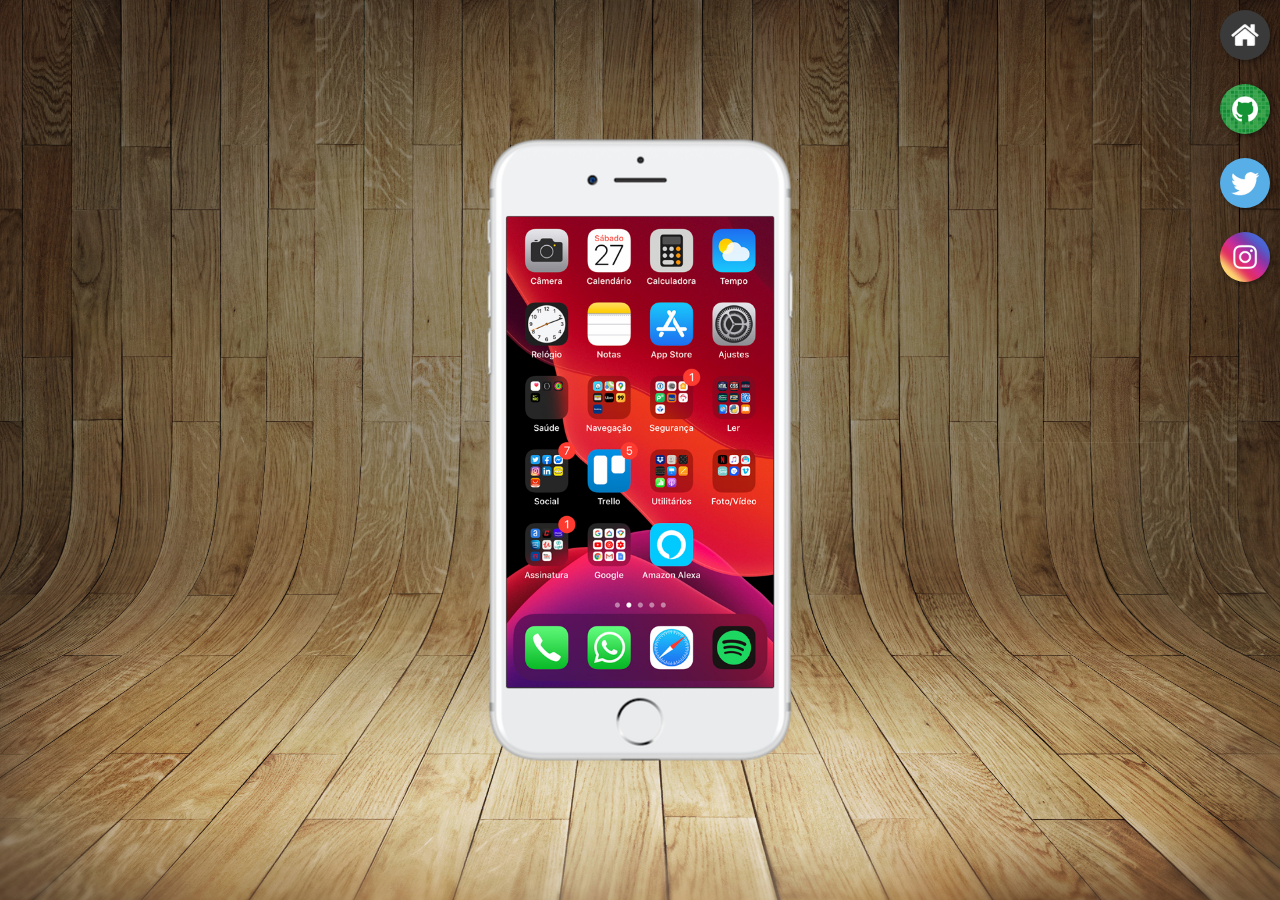
<file: index.html>
<!DOCTYPE html>
<html lang="pt-br">
<head>
    <meta charset="UTF-8">
    <meta http-equiv="X-UA-Compatible" content="IE=edge">
    <meta name="viewport" content="width=device-width, initial-scale=1.0">
    <link rel="shortcut icon" href="favicon.ico" type="image/x-icon">
    <link rel="stylesheet" href="estilos/style.css">
    <title>Projeto Redes Socias</title>
</head>
<body>
    <main>
        <section id="telefone">
            <iframe src="home.html" name="tela" id="tela" frameborder="0">
                <p>Seu navegador não é com isso...</p>
            </iframe>
        </section>
        <section id="redes-sociais">
            <a href="home.html" target="tela" rel="next"><img src="imagens/logo-home.jpg" alt="home"></a><br>
            <a href="github.html" target="tela" rel="next"><img src="imagens/logo-github.jpg" alt="github"></a><br>
            <a href="twitter.html" target="tela" rel="next"><img src="imagens/logo-twitter.jpg" alt="twitter"></a><br>
            <a href="instagram.html" target="tela" rel="next"><img src="imagens/logo-instagram.jpg" alt="instagram"></a><br>
        </section>
    </main>
</body>
</html>
</file>
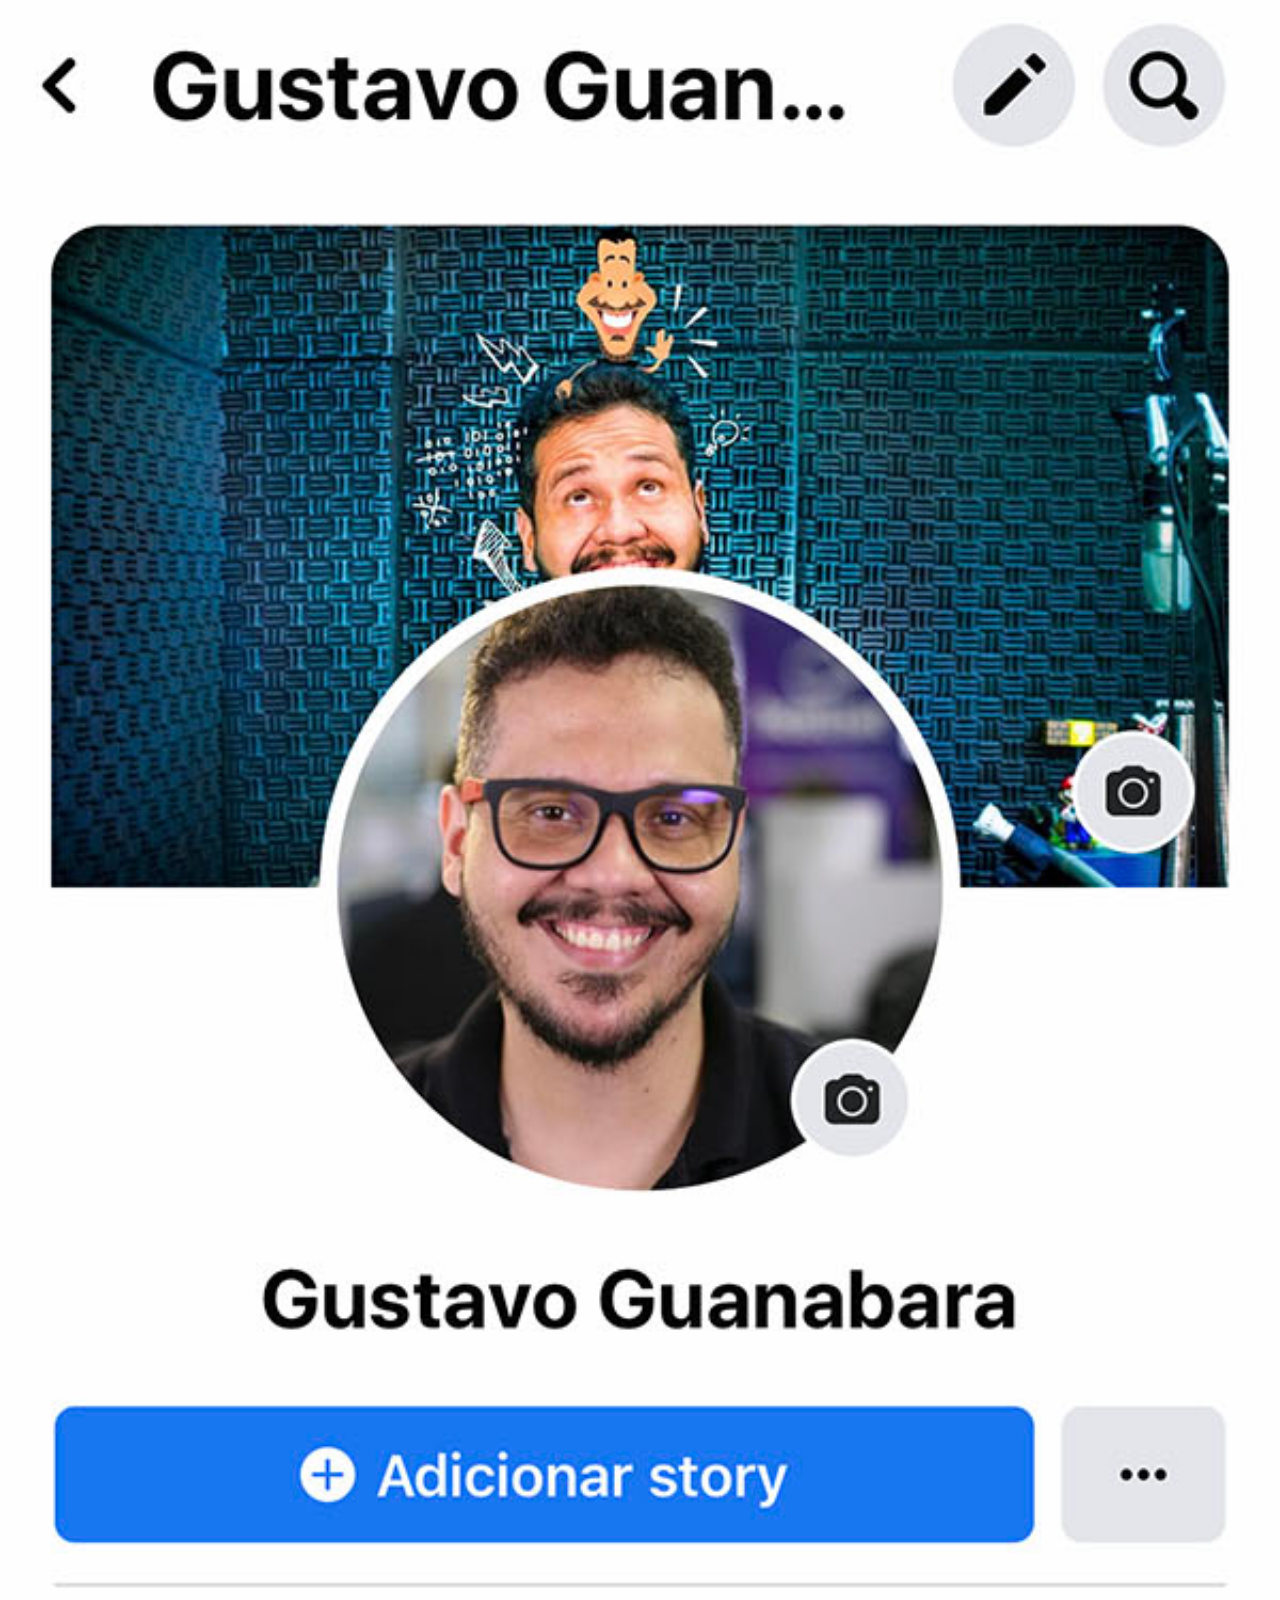
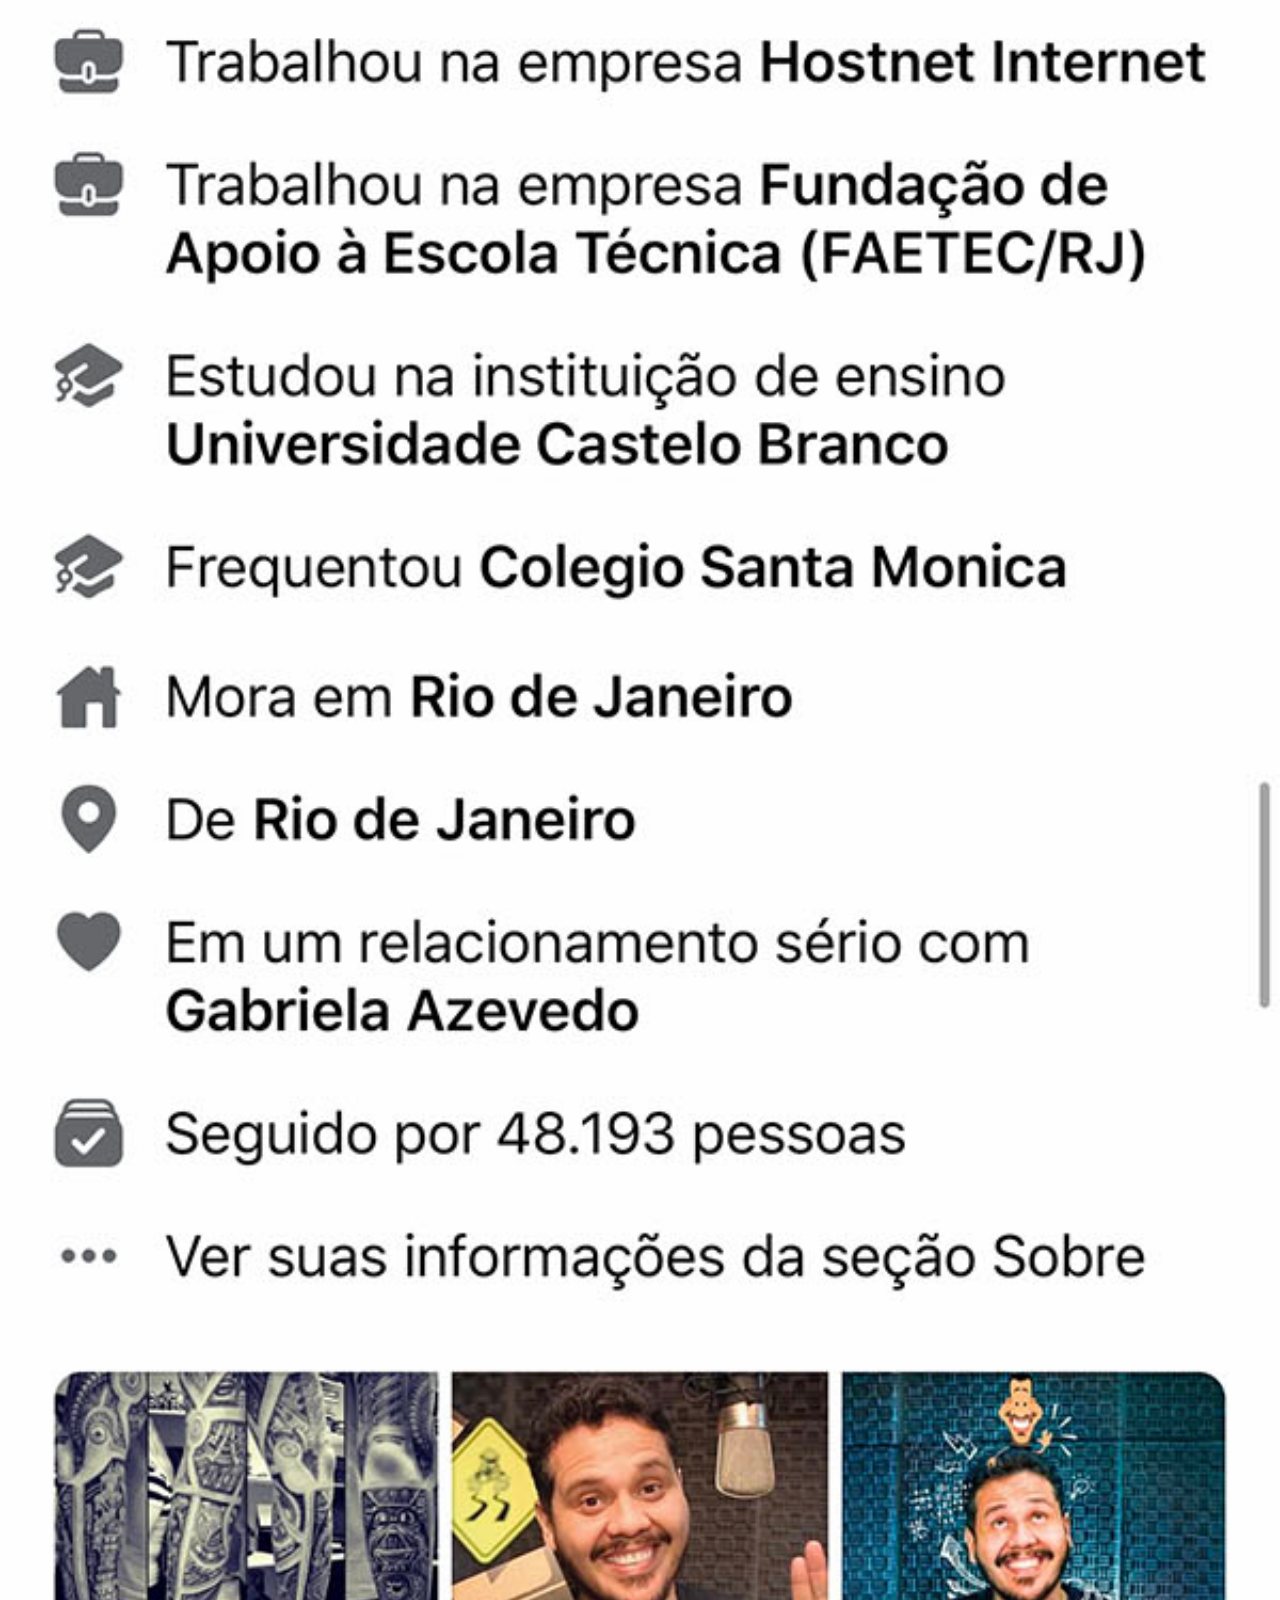
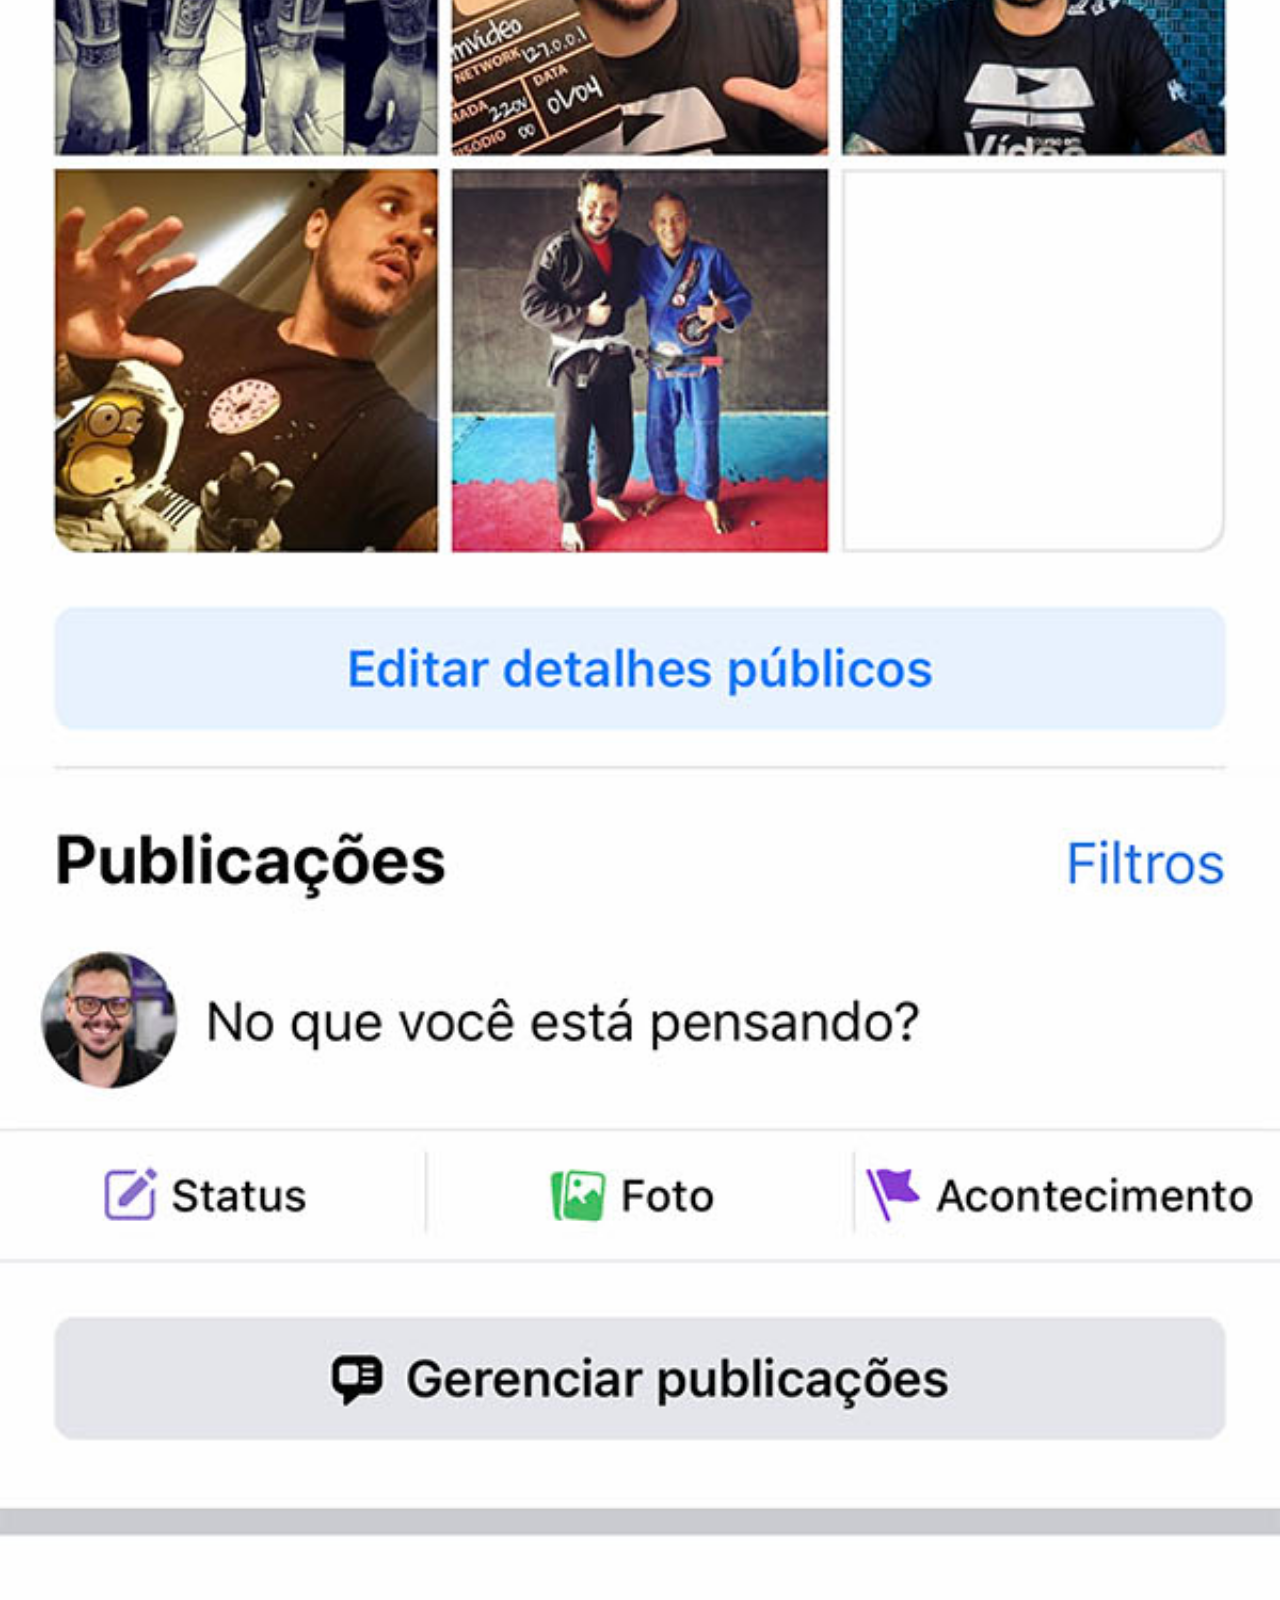
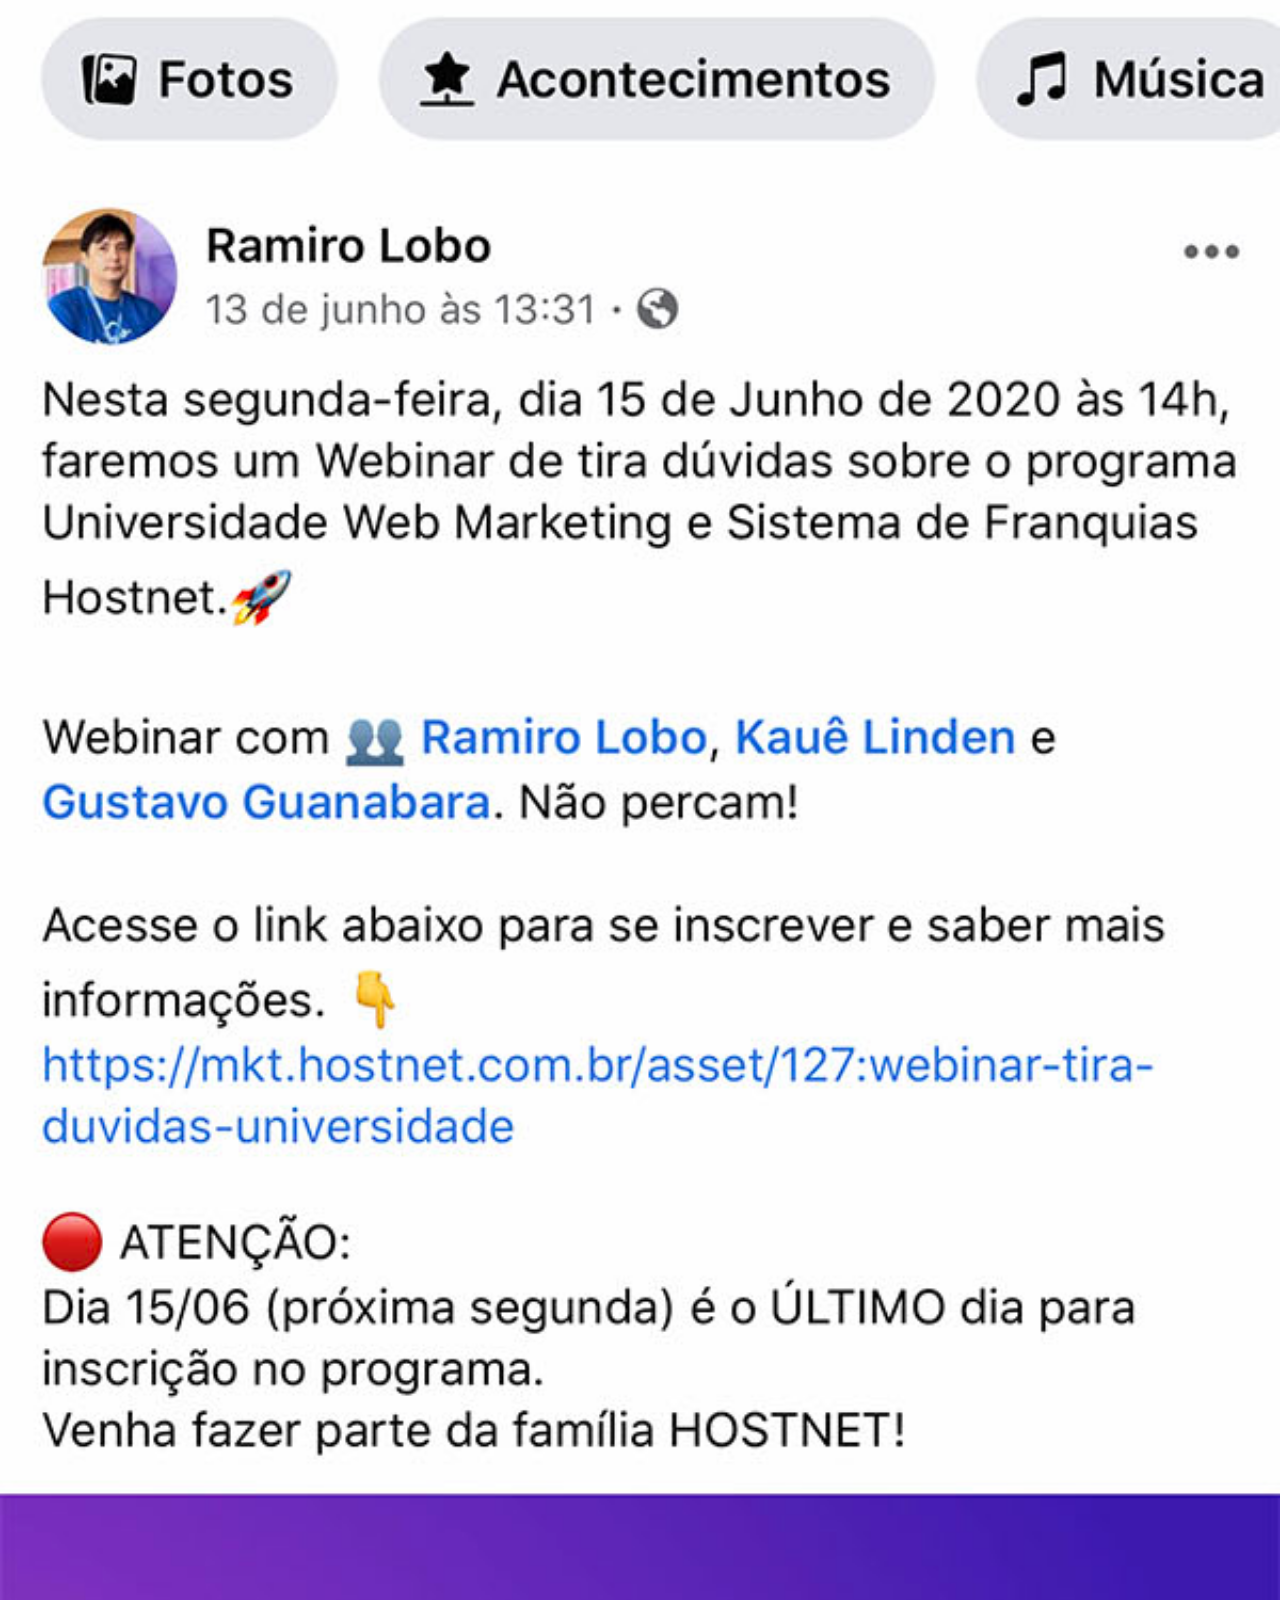
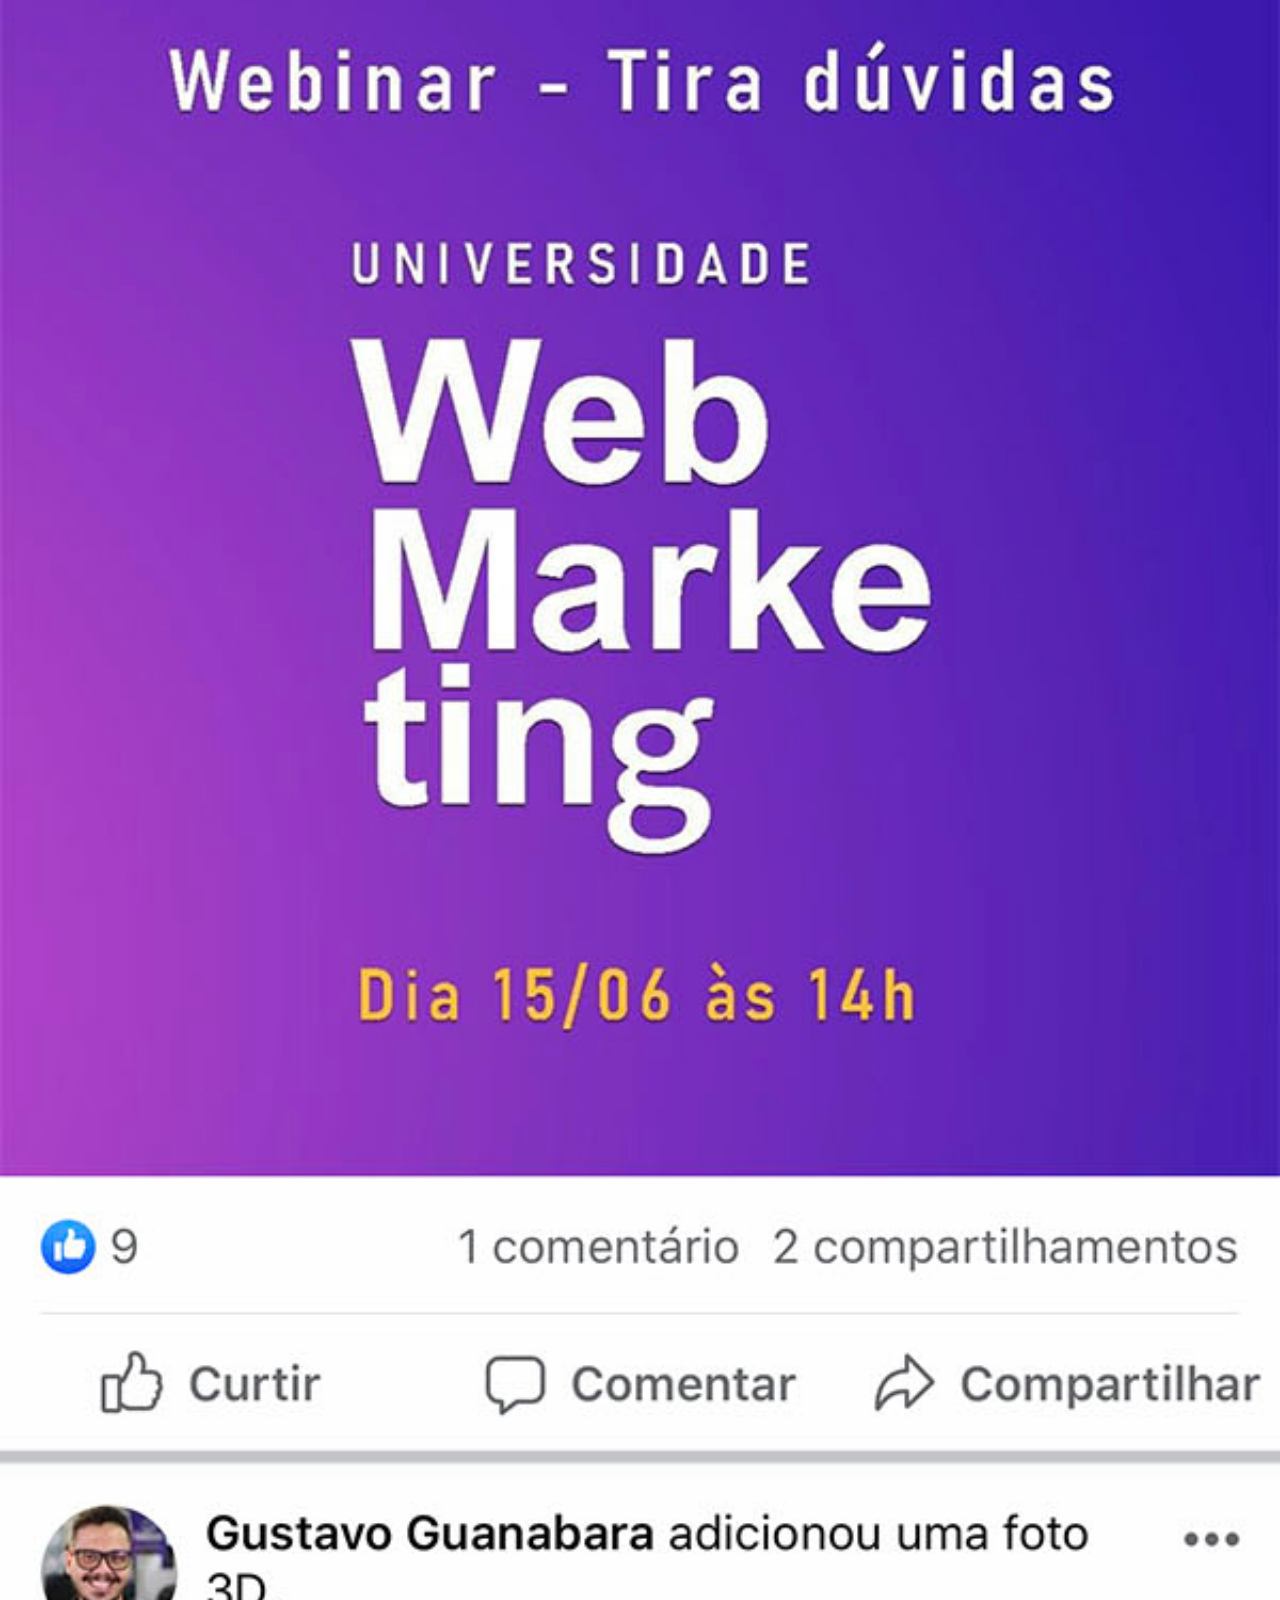
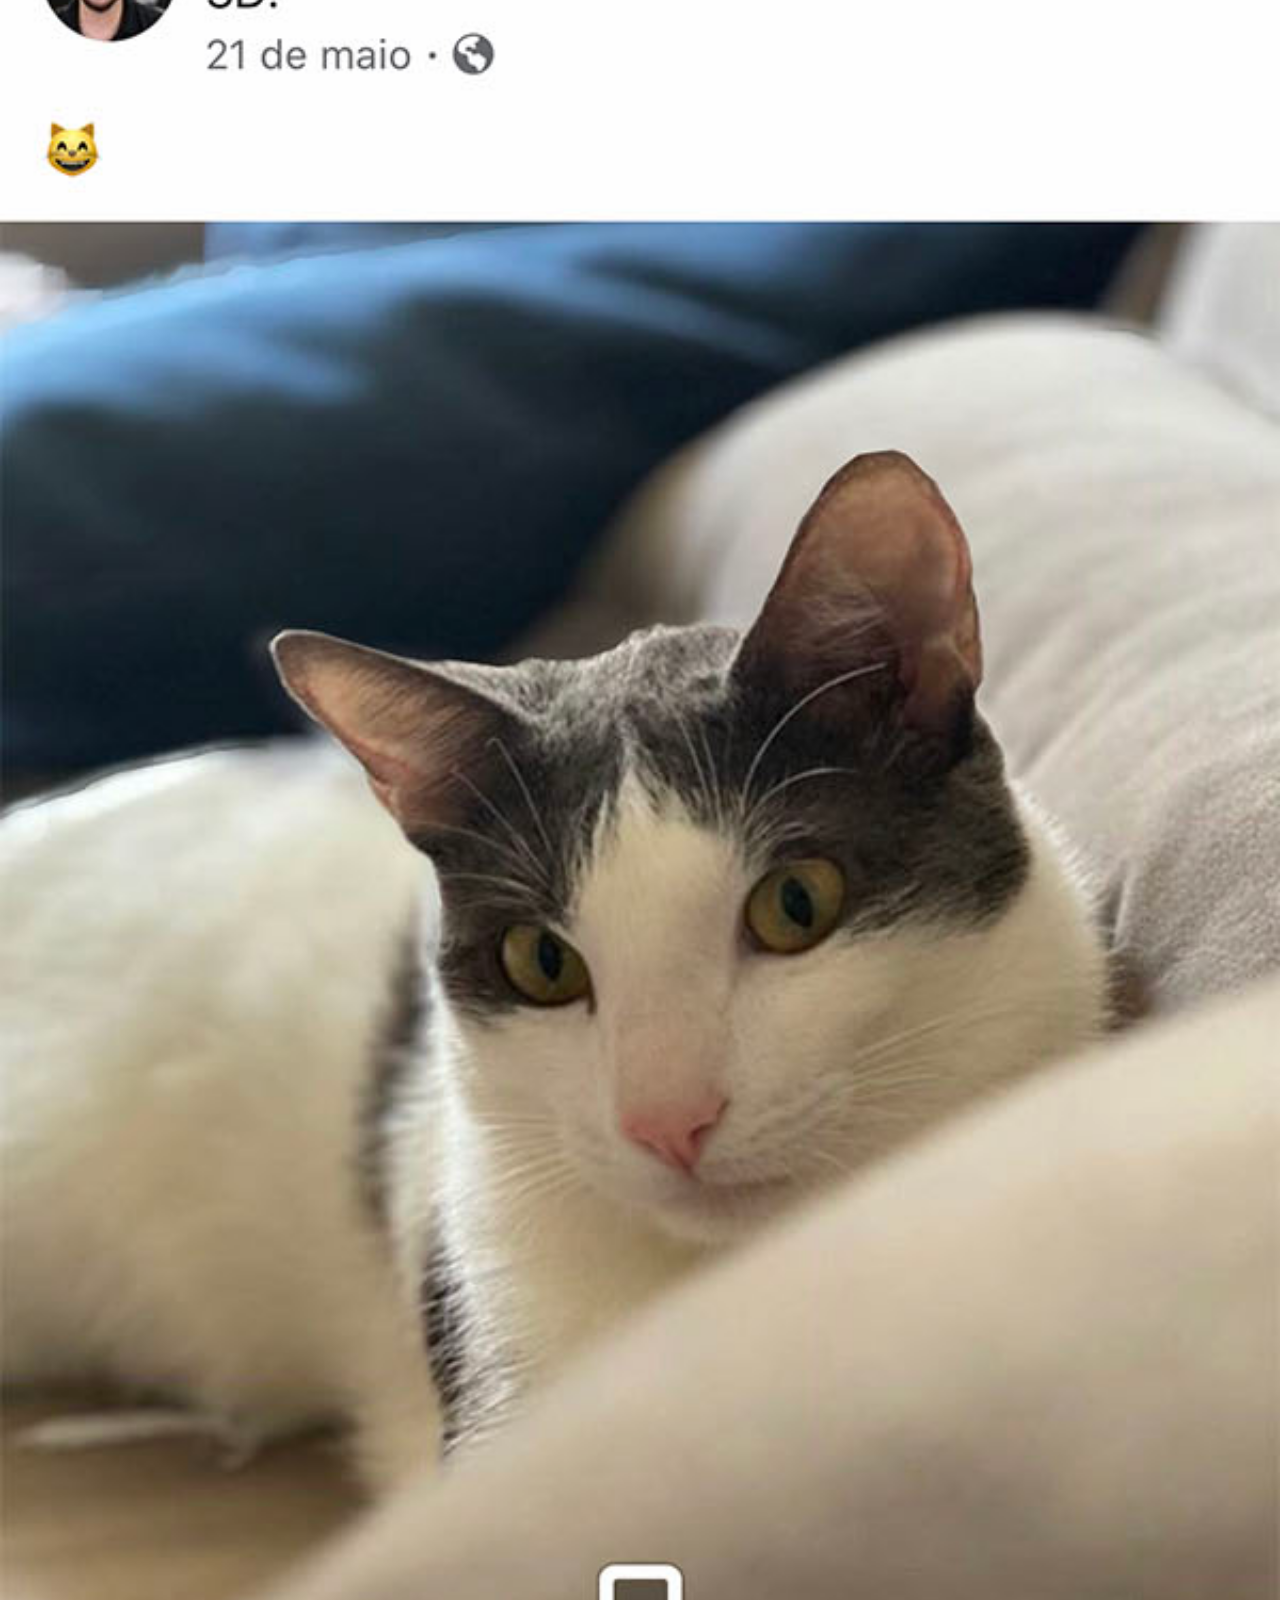
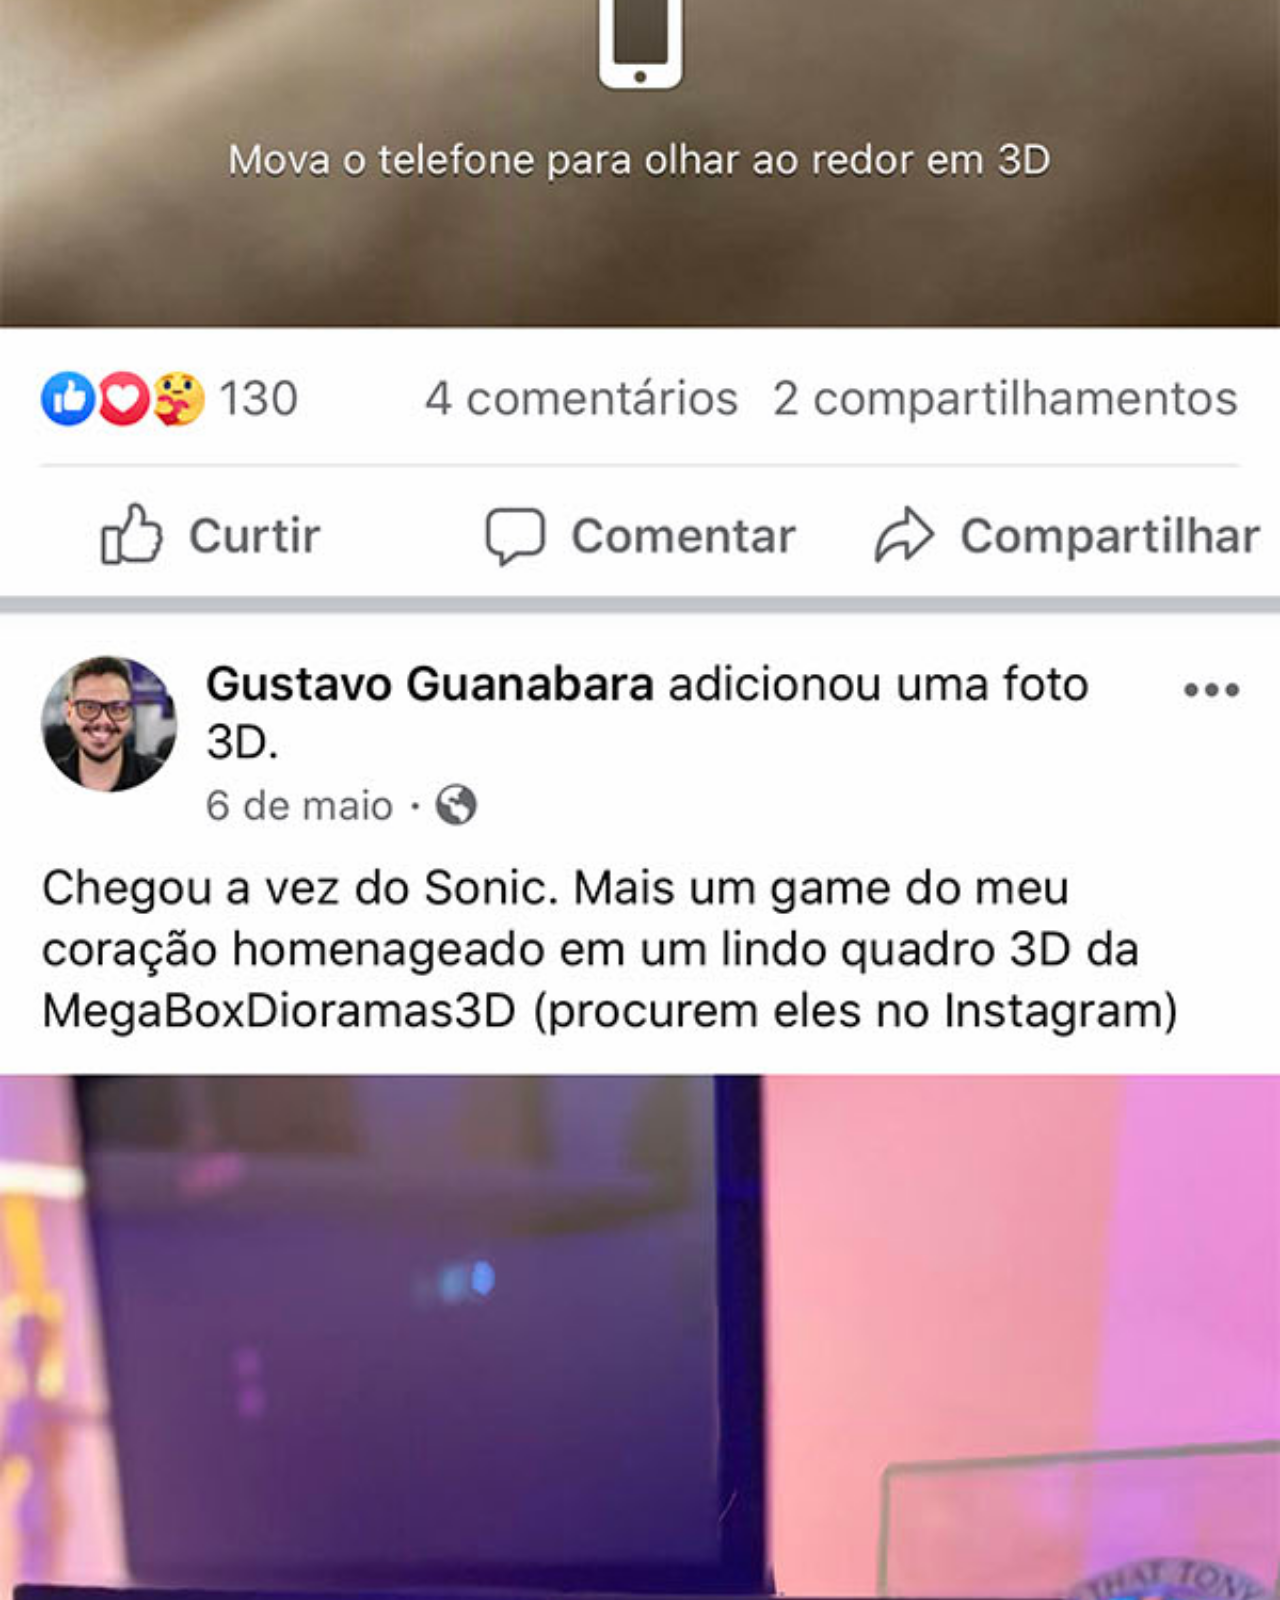
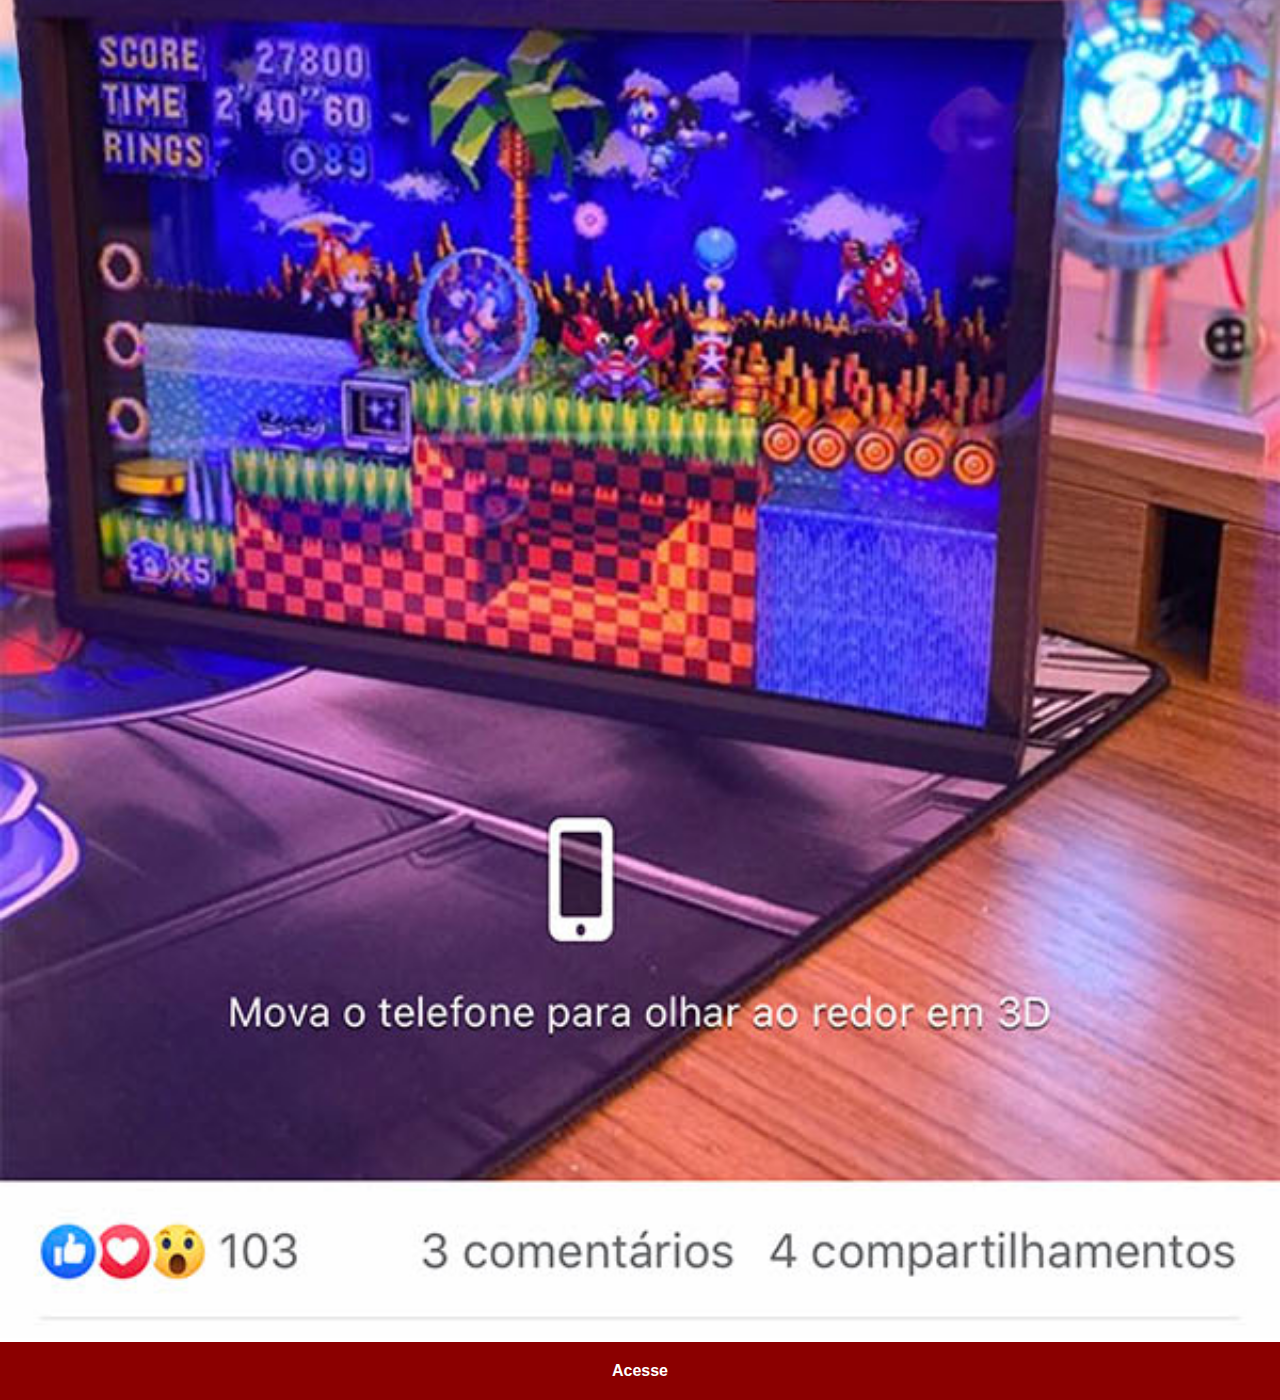
<file: facebook.html>
<!DOCTYPE html>
<html lang="pt-br">
<head>
    <meta charset="UTF-8">
    <meta http-equiv="X-UA-Compatible" content="IE=edge">
    <meta name="viewport" content="width=device-width, initial-scale=1.0">
    <title>Facebook</title>
    <link rel="stylesheet" href="estilos/social.css">
</head>
<body>
    <img src="imagens/tela-facebook.jpg" alt="Facebook">
    <a href="https://www.facebook.com/miller.pablo/" target="_blank" rel="external">Acesse</a>
</body>
</html>
</file>
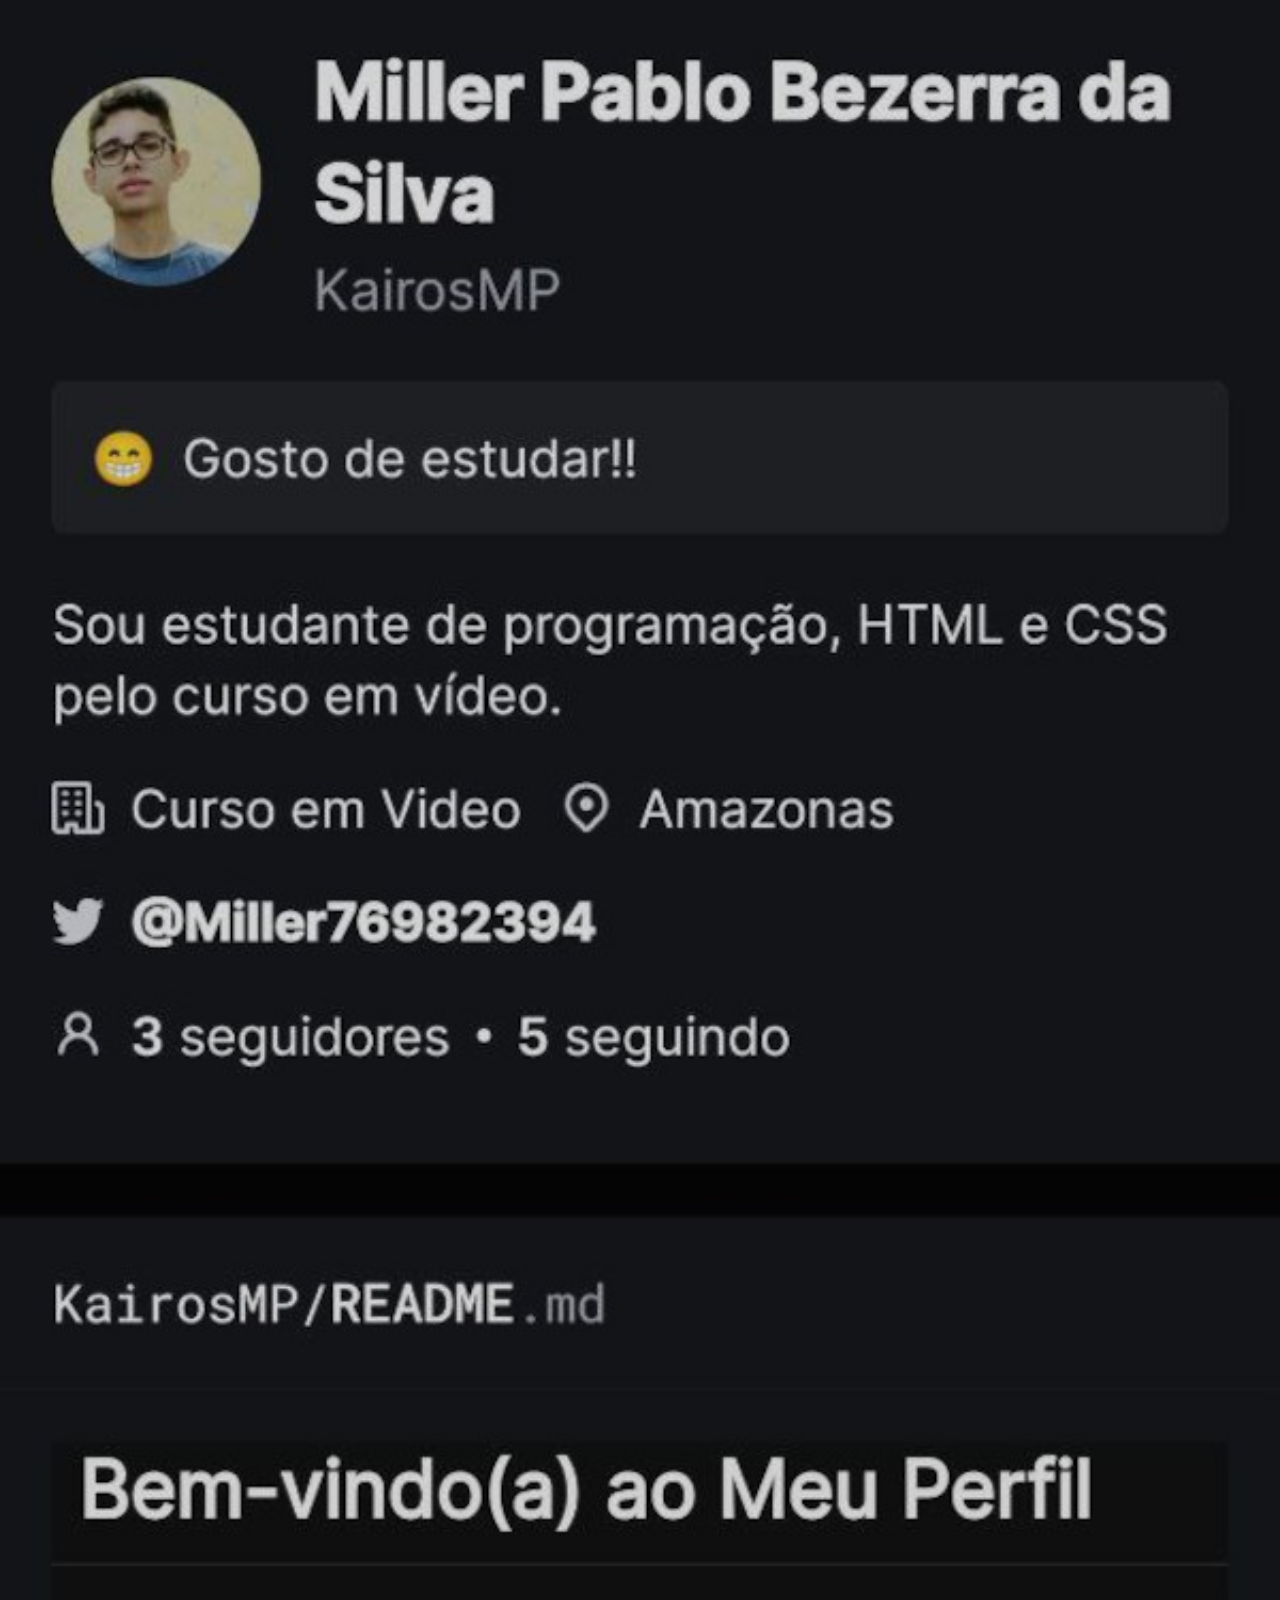
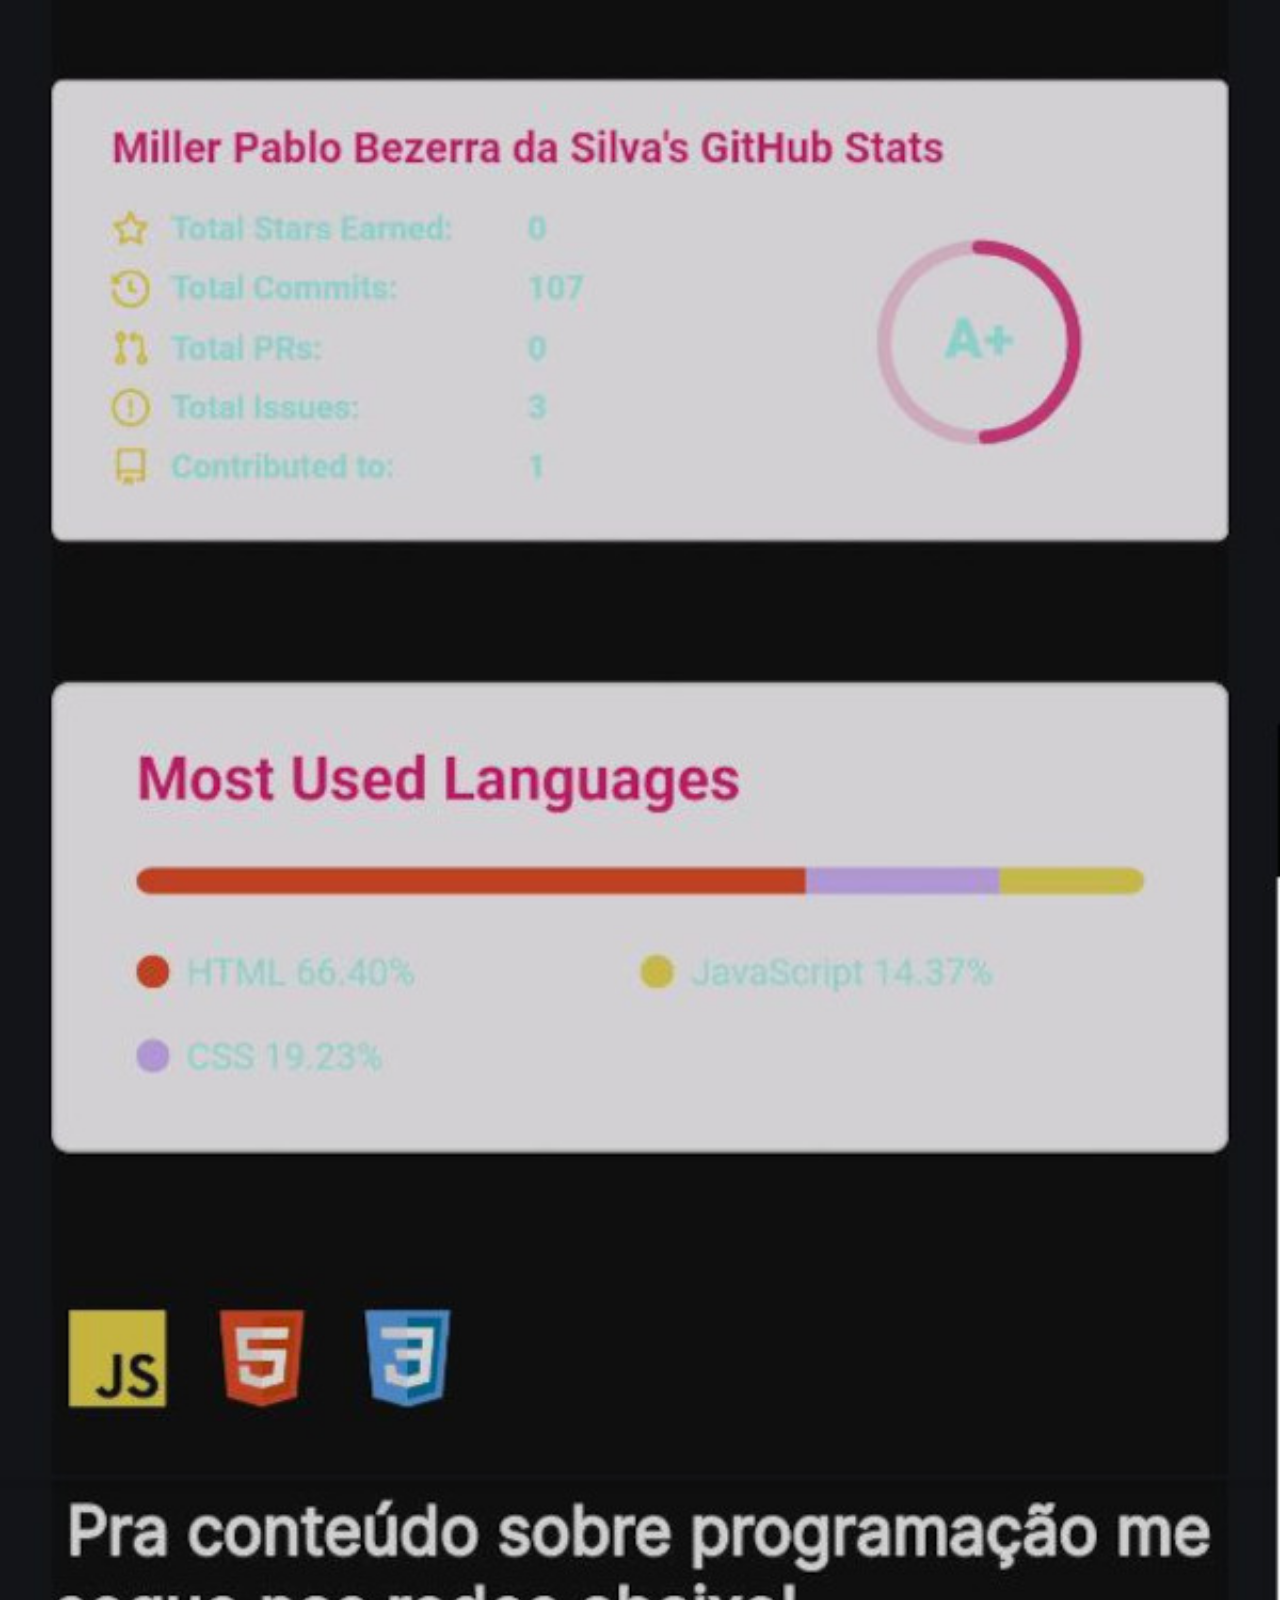
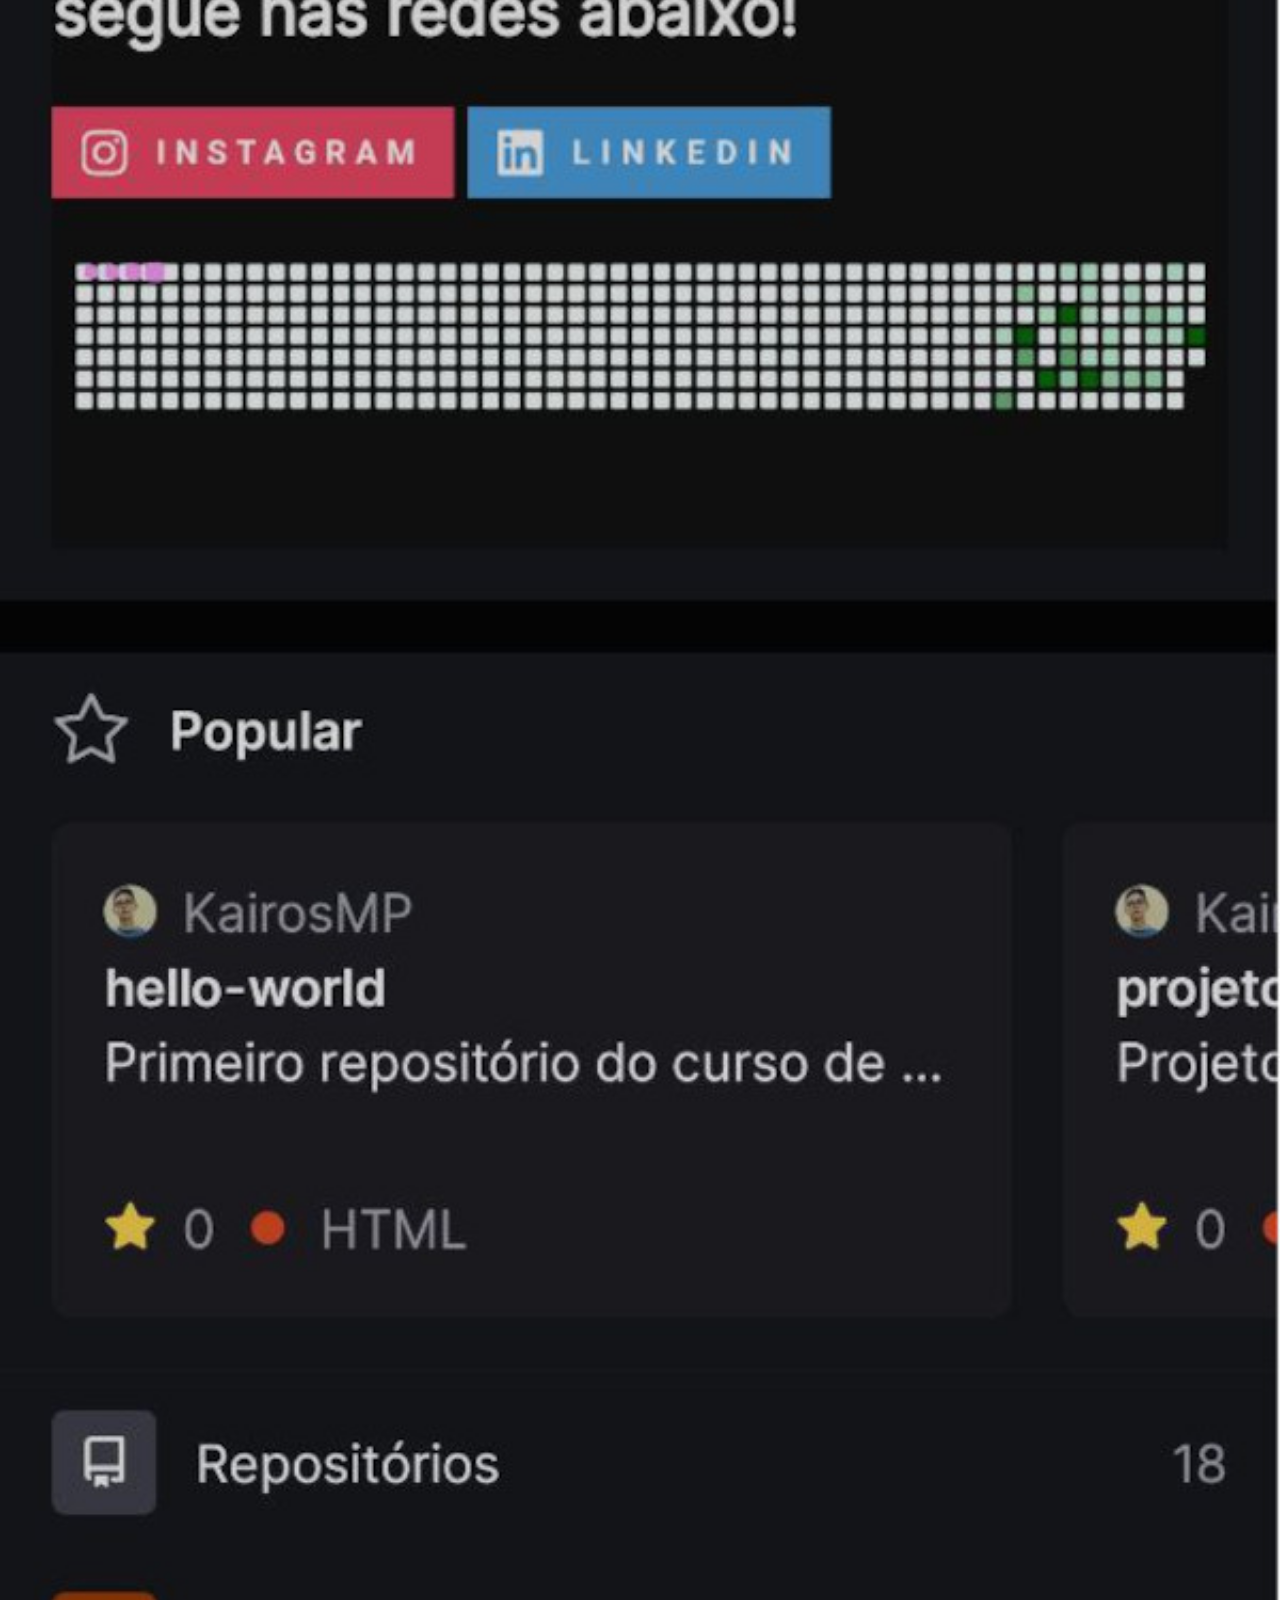
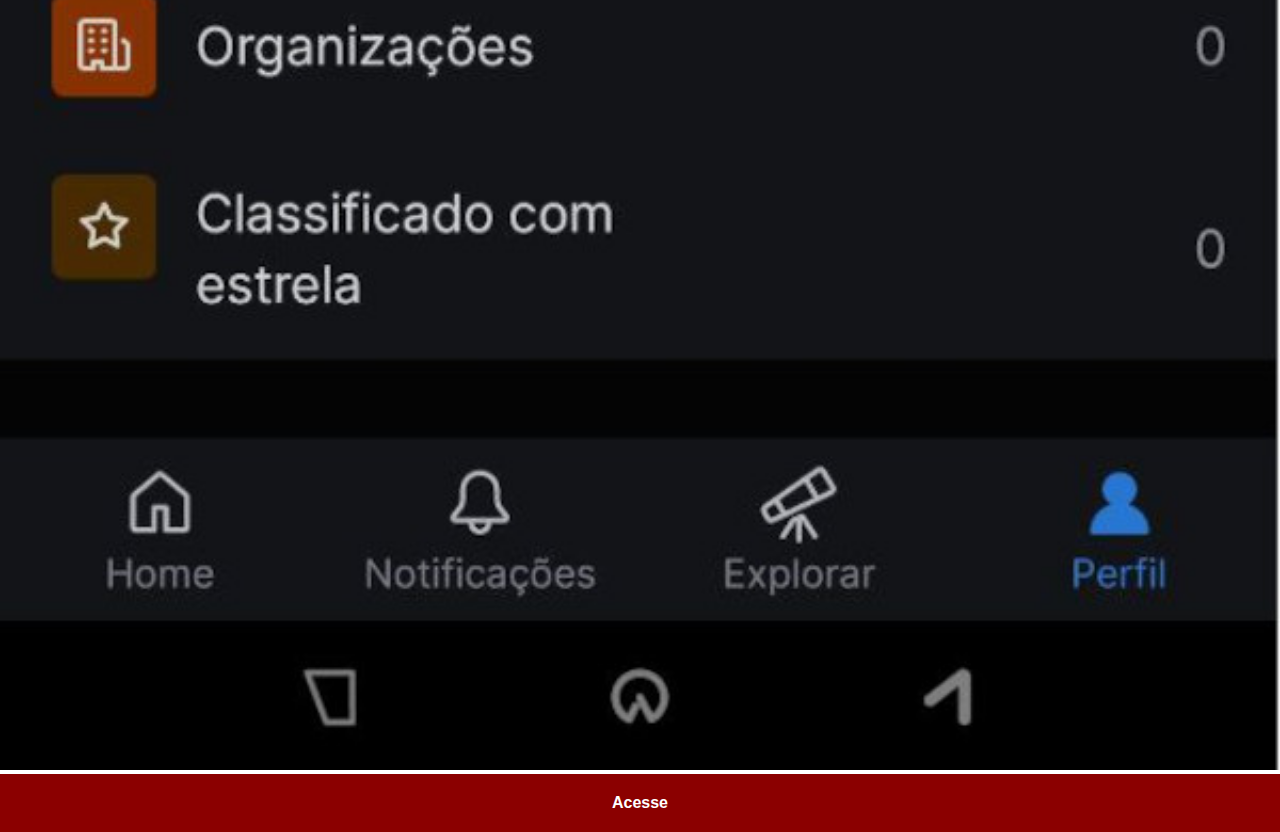
<file: github.html>
<!DOCTYPE html>
<html lang="pt-br">
<head>
    <meta charset="UTF-8">
    <meta http-equiv="X-UA-Compatible" content="IE=edge">
    <meta name="viewport" content="width=device-width, initial-scale=1.0">
    <title>Github</title>
    <link rel="stylesheet" href="estilos/social.css">
</head>
<body>
    <img src="imagens/tela-github.jpg" alt="Github">
    <a href="https://github.com/KairosMP" target="_blank" rel="external">Acesse</a>
</body>
</html>
</file>
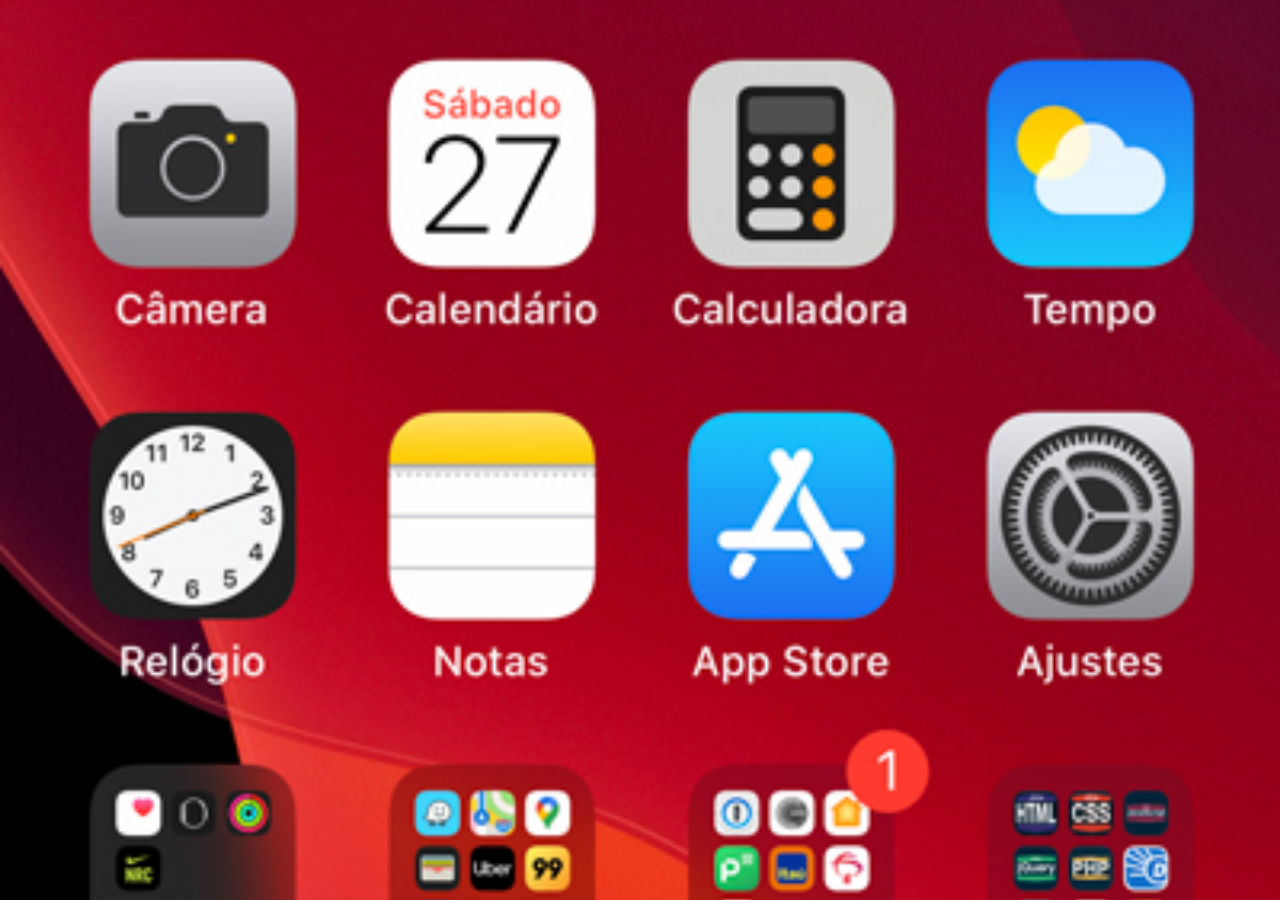
<file: home.html>
<!DOCTYPE html>
<html lang="pt-br">
<head>
    <meta charset="UTF-8">
    <meta http-equiv="X-UA-Compatible" content="IE=edge">
    <meta name="viewport" content="width=device-width, initial-scale=1.0">
    <title>home</title>
    <style>
        * {
            margin: 0px;
            padding: 0px;
        }

        body {
            width: 100vw;
            height: 100vh;
            background: black url(imagens/tela-home.jpg) no-repeat top center;
            background-size: cover;
        }
    </style>
</head>
<body>
    
</body>
</html>
</file>
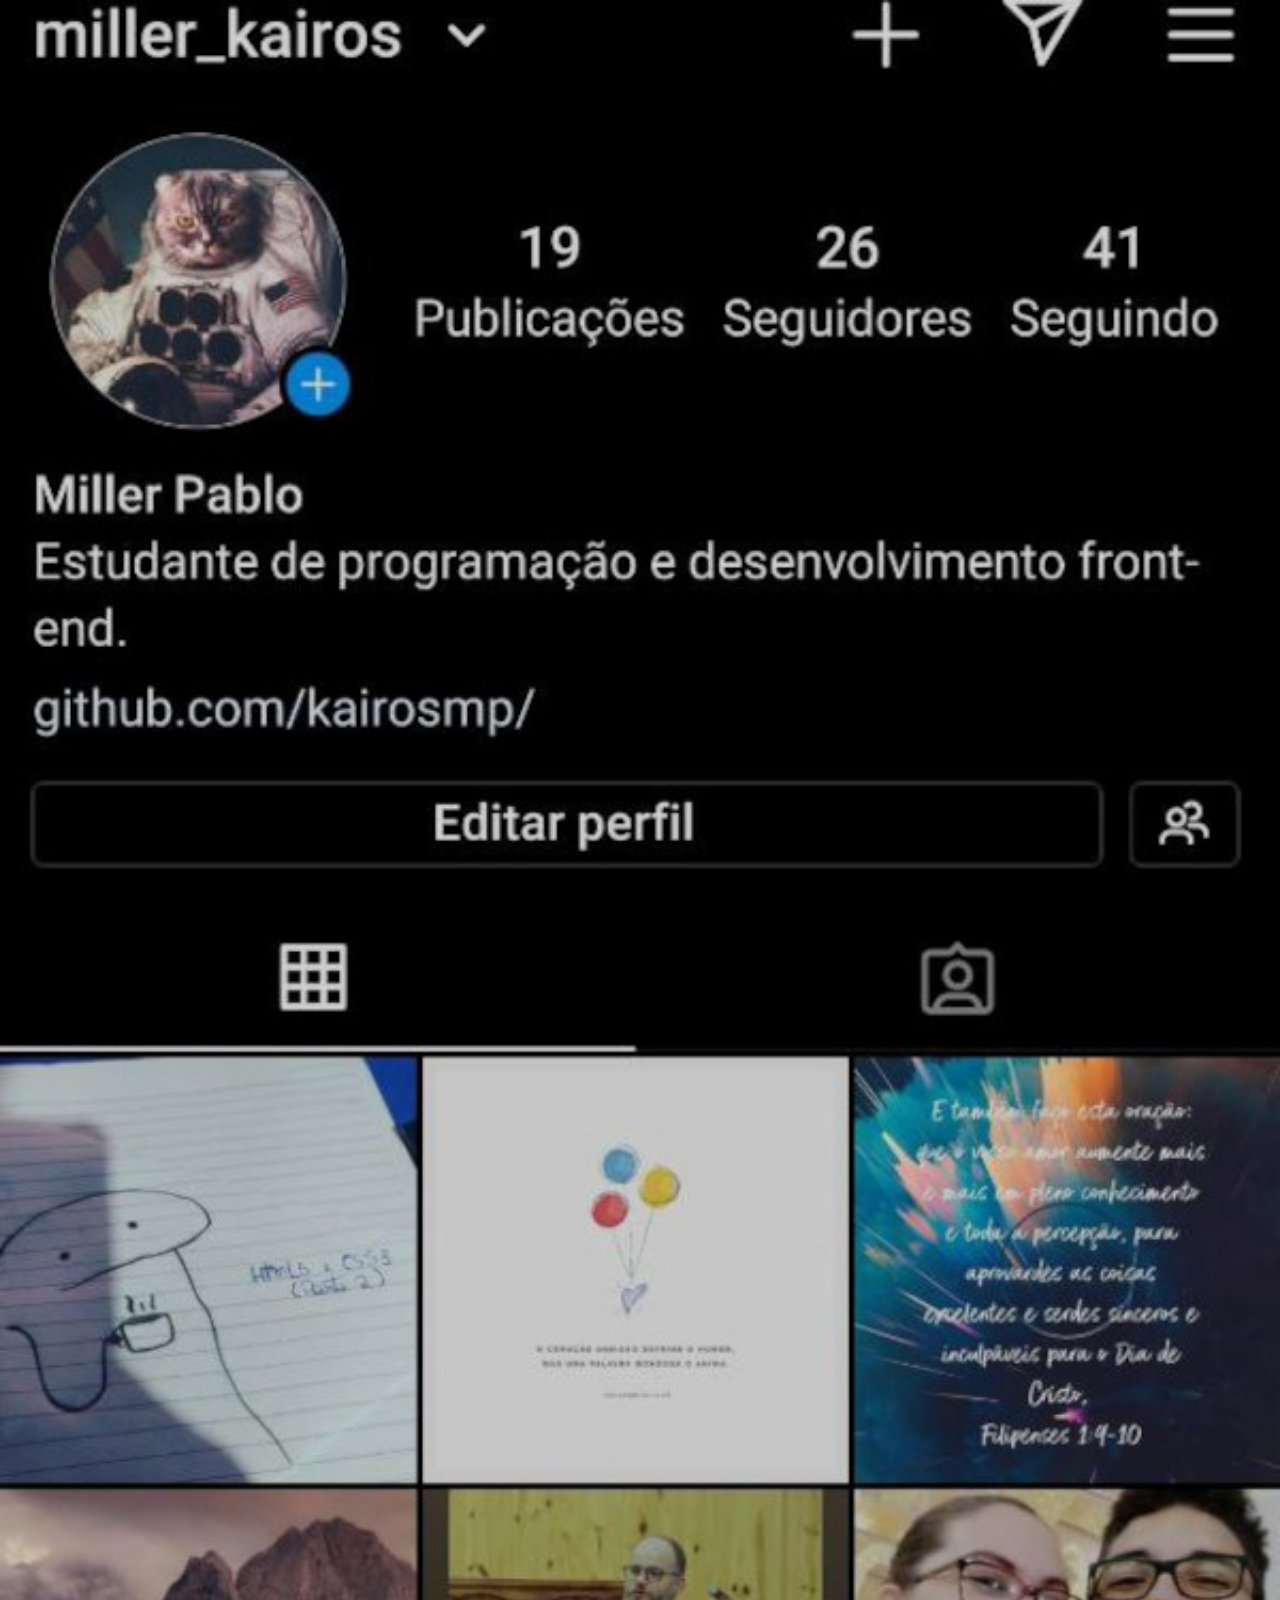
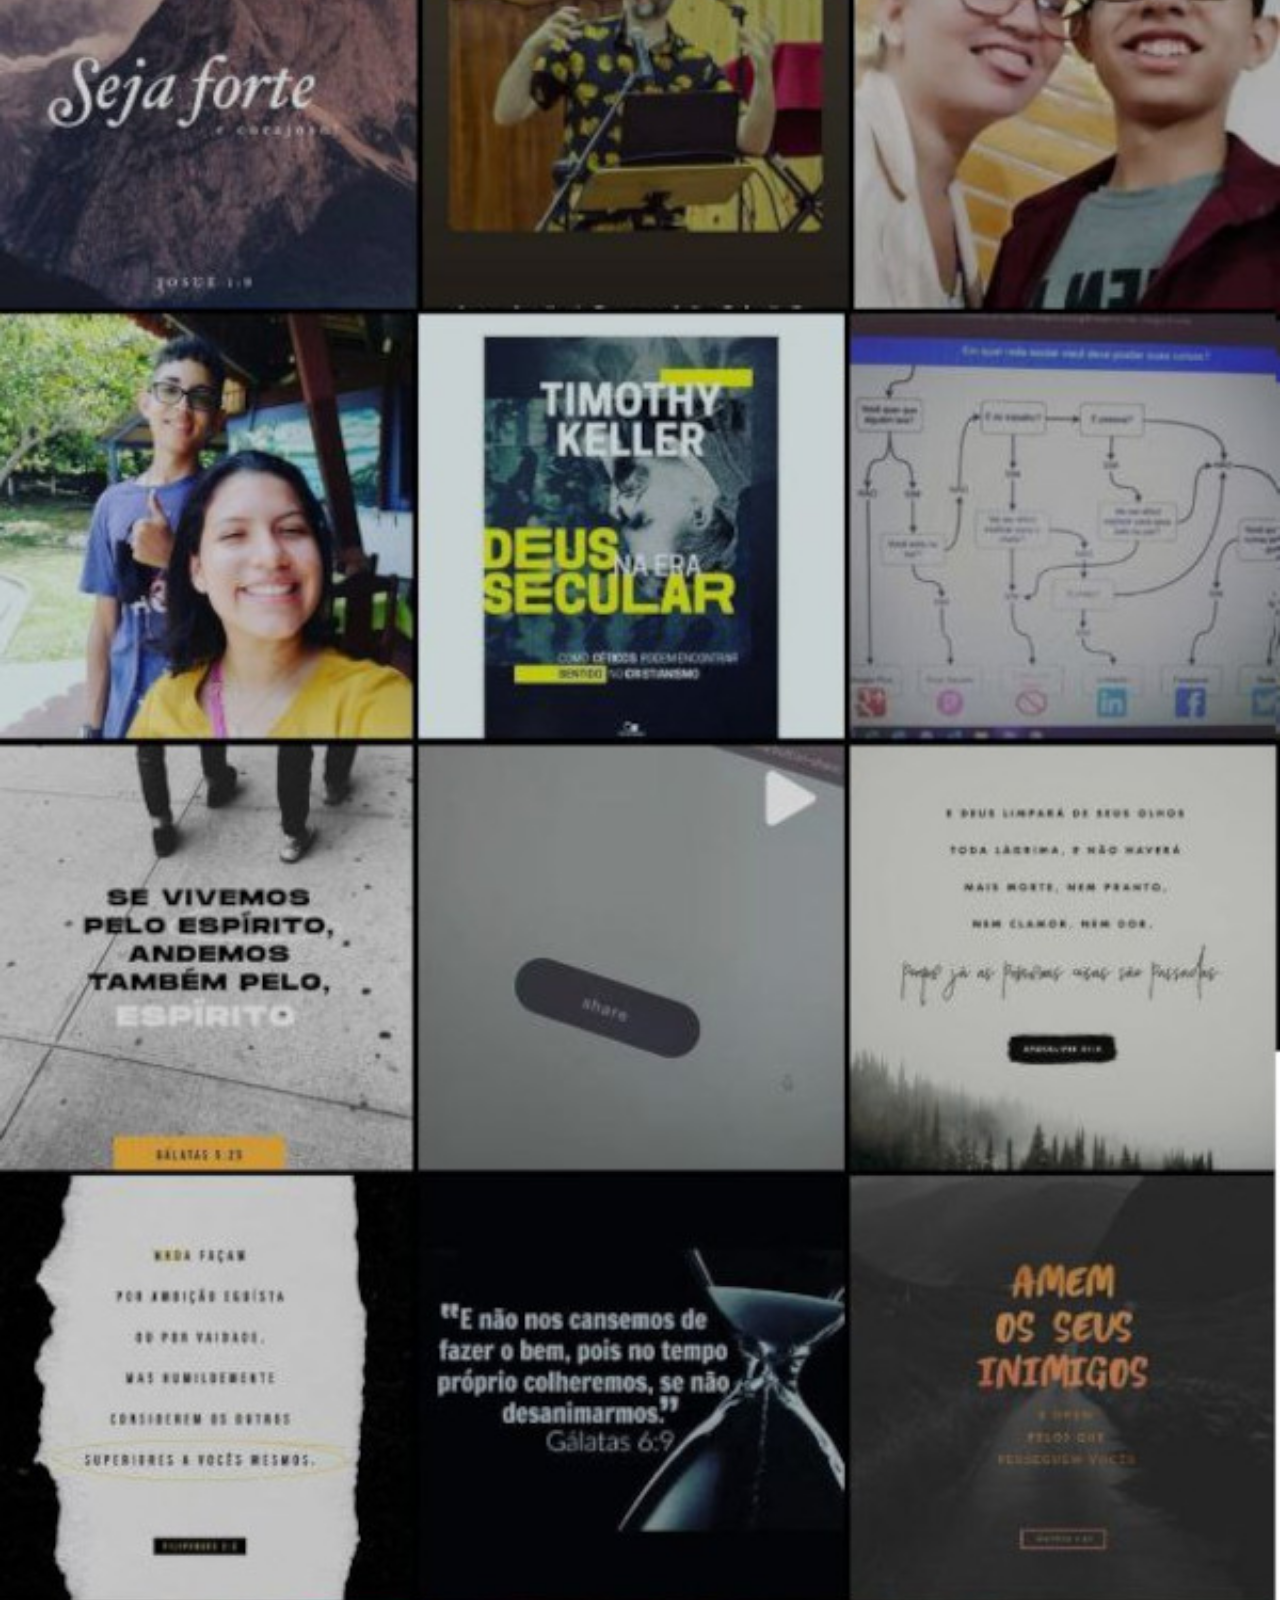
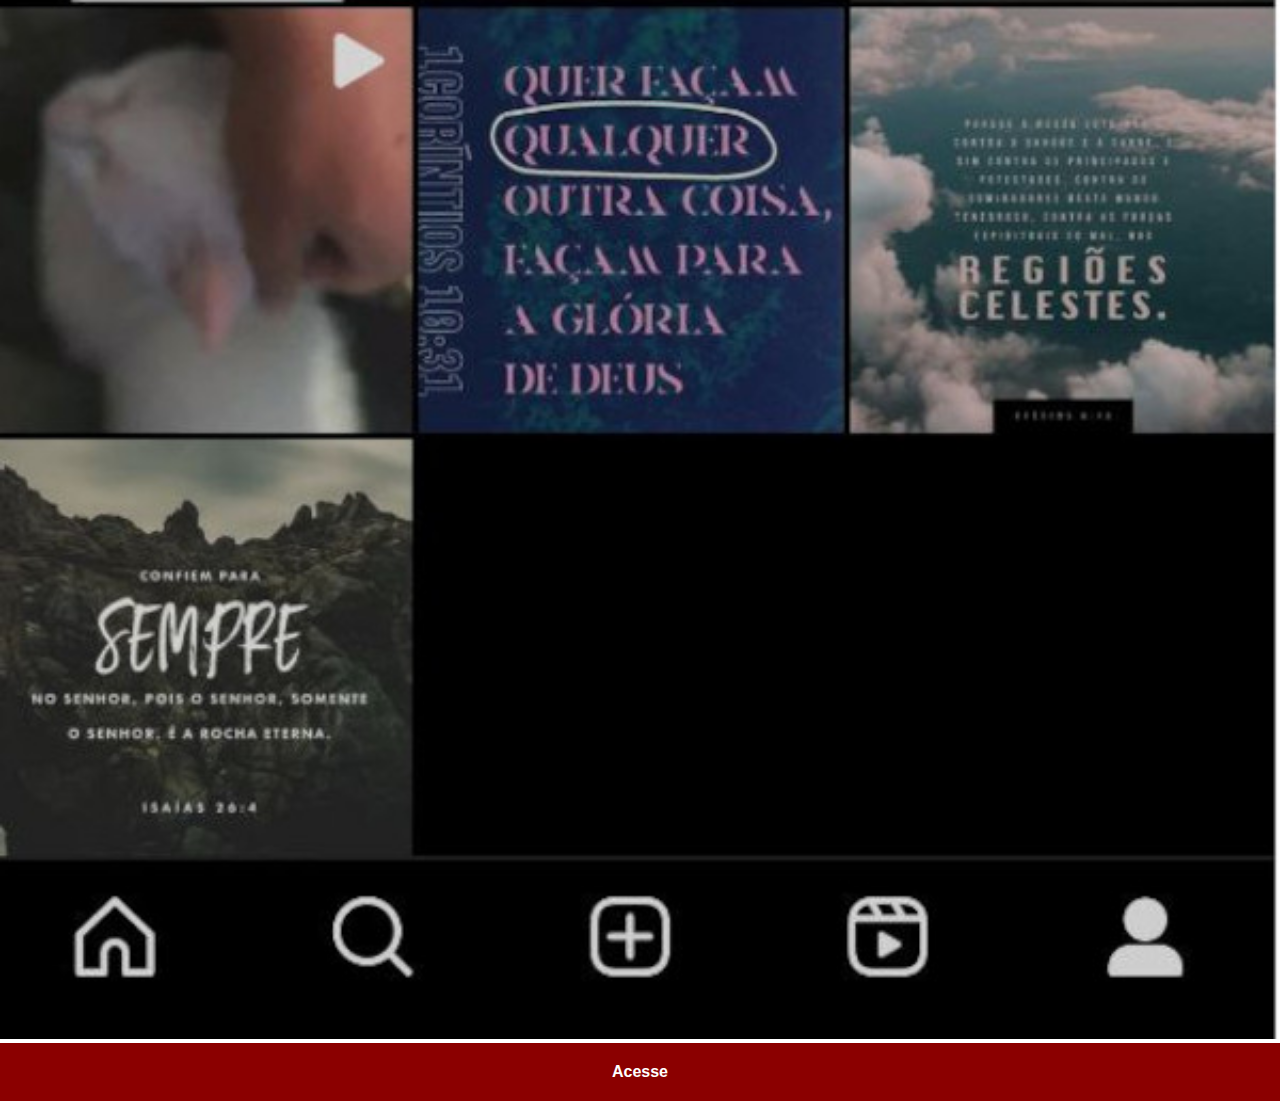
<file: instagram.html>
<!DOCTYPE html>
<html lang="pt-br">
<head>
    <meta charset="UTF-8">
    <meta http-equiv="X-UA-Compatible" content="IE=edge">
    <meta name="viewport" content="width=device-width, initial-scale=1.0">
    <title>Instagram</title>
    <link rel="stylesheet" href="estilos/social.css">
</head>
<body>
    <img src="imagens/tela-instagram.jpg" alt="Instagram">
    <a href="https://www.instagram.com/miller_kairos/" target="_blank" rel="external">Acesse</a>
</body>
</html>
</file>
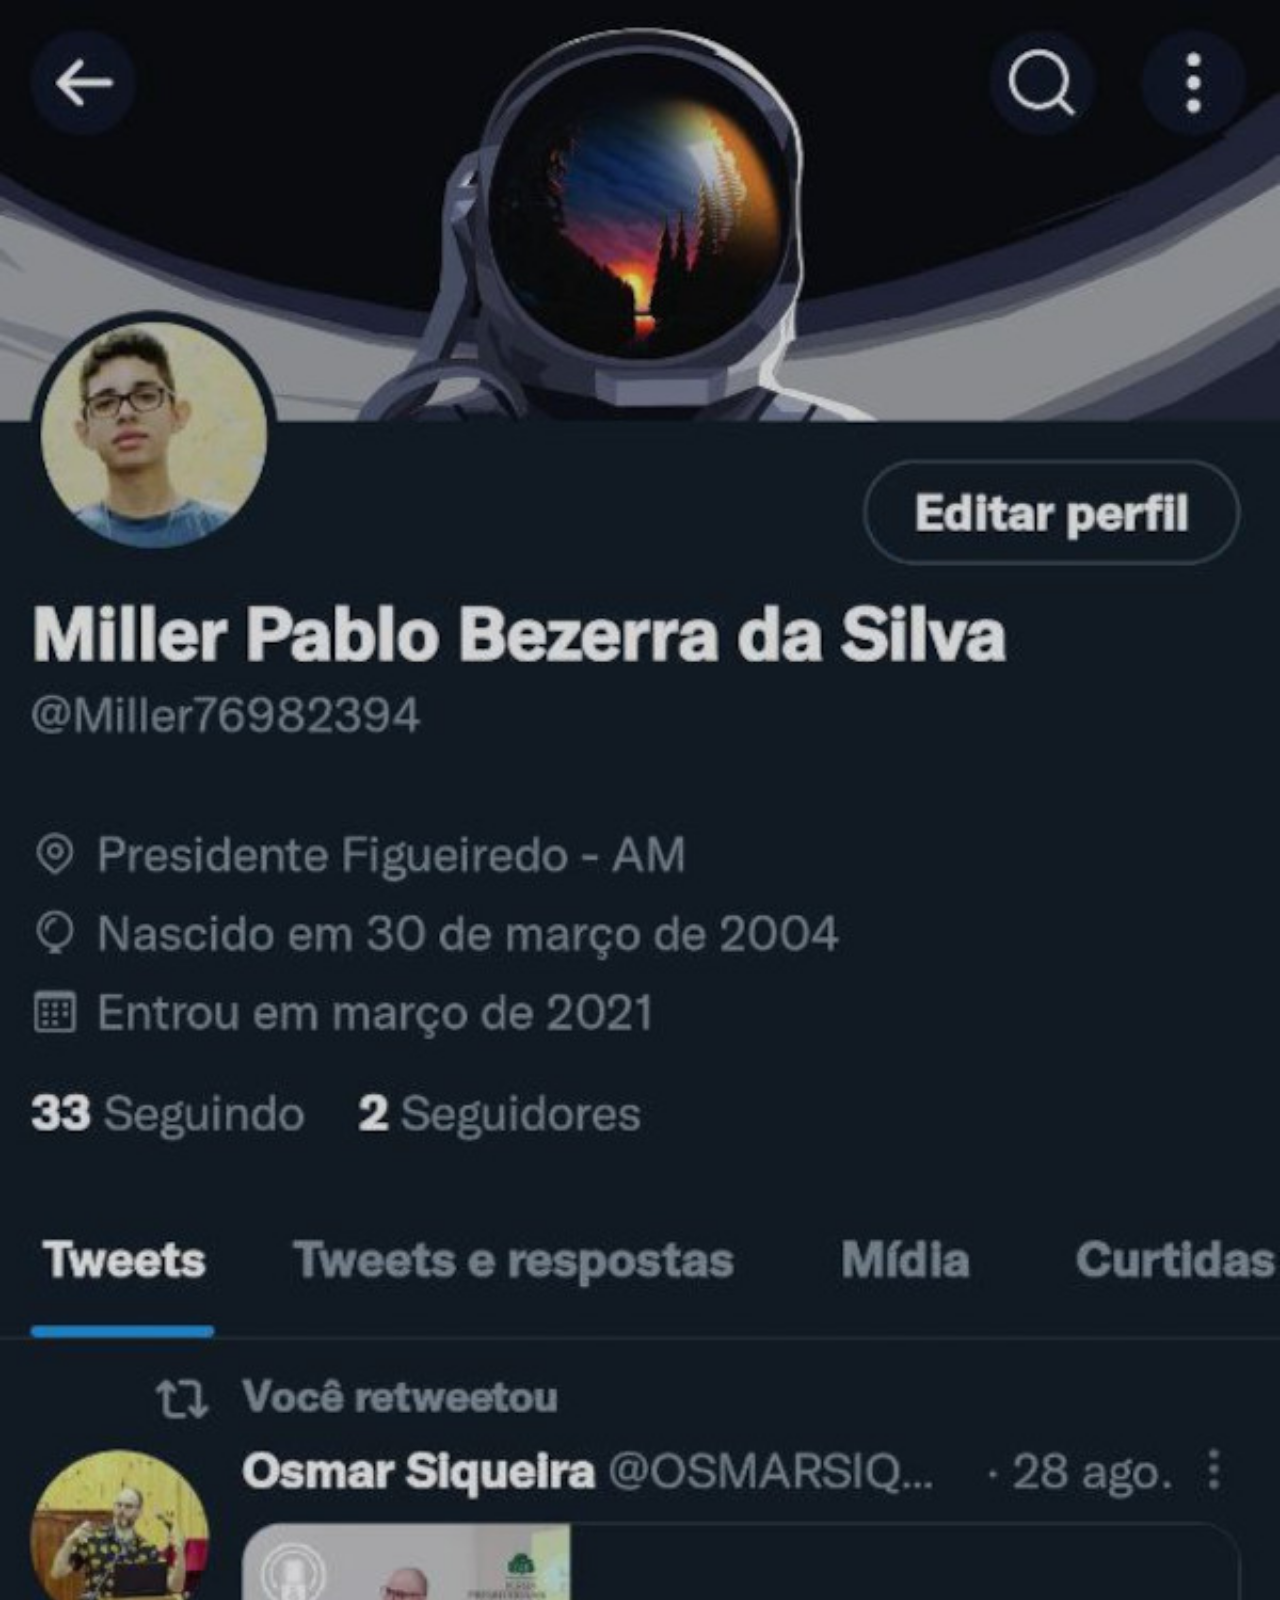
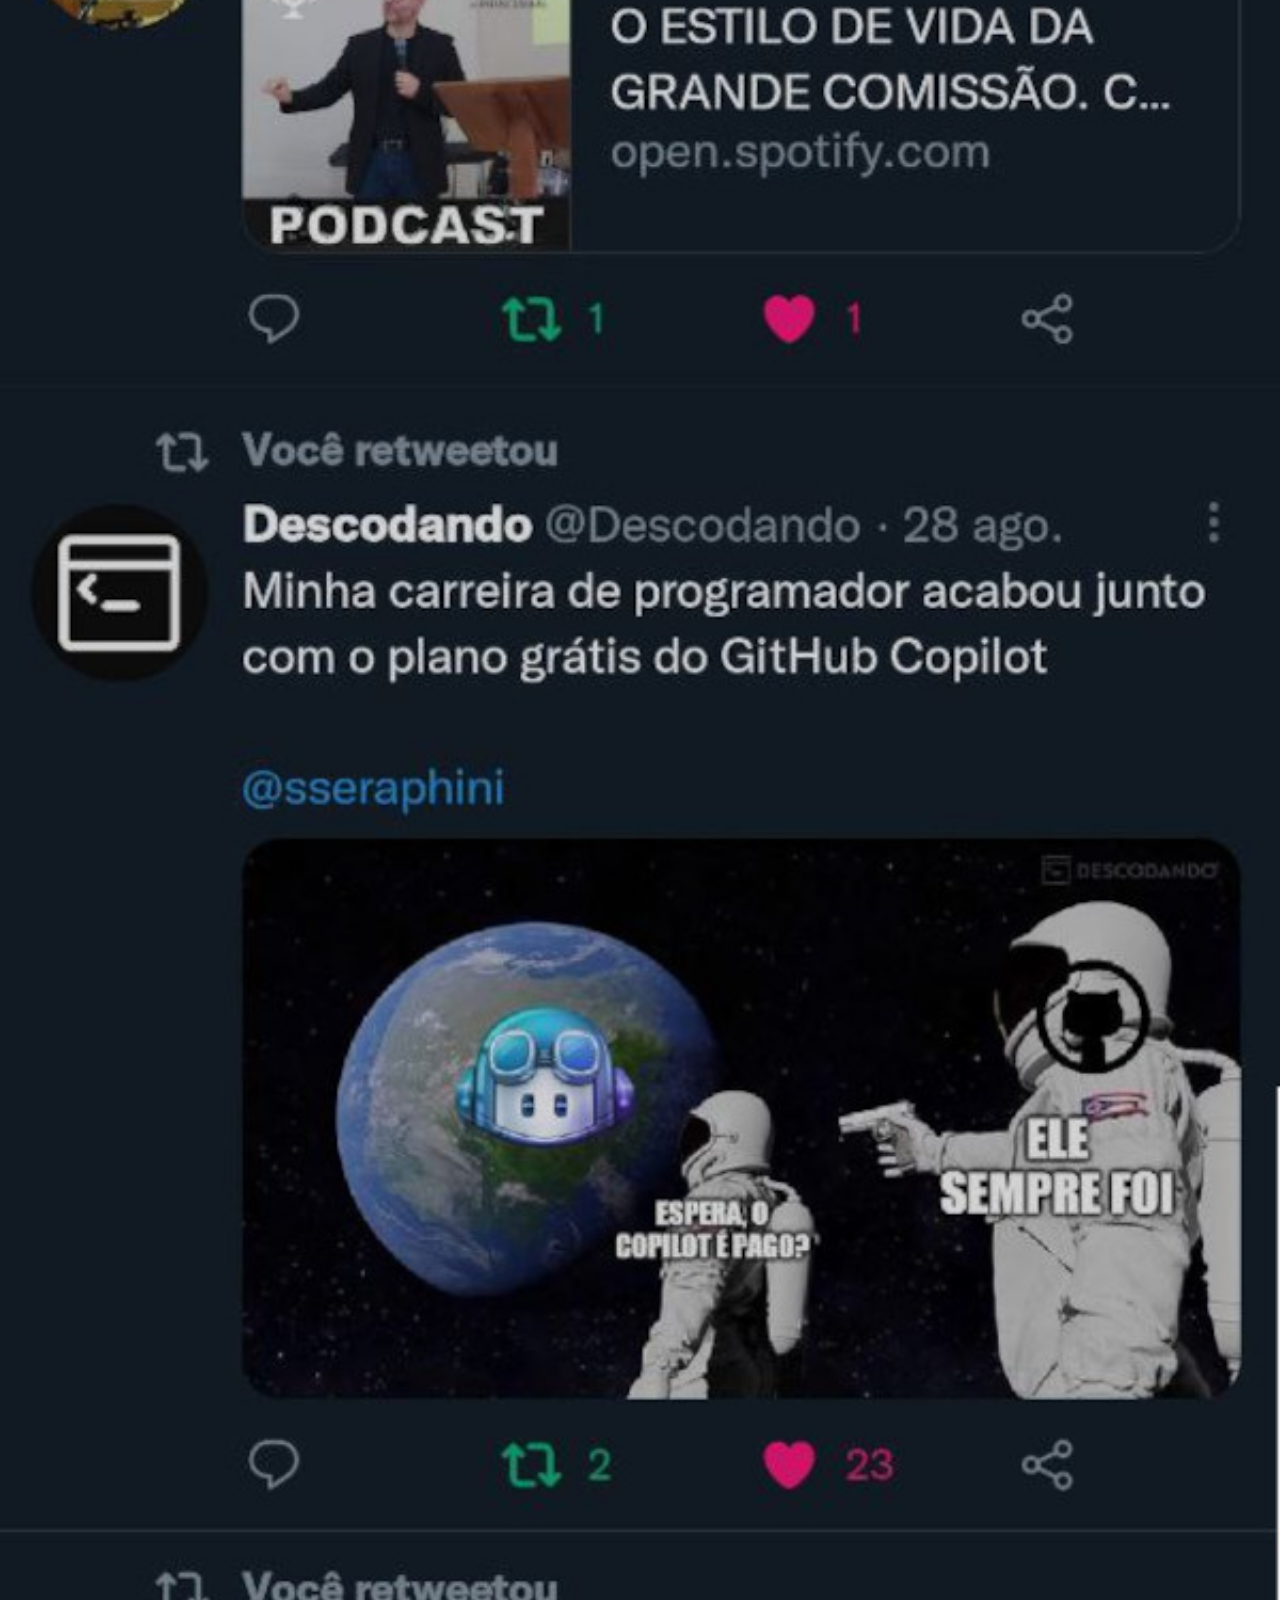
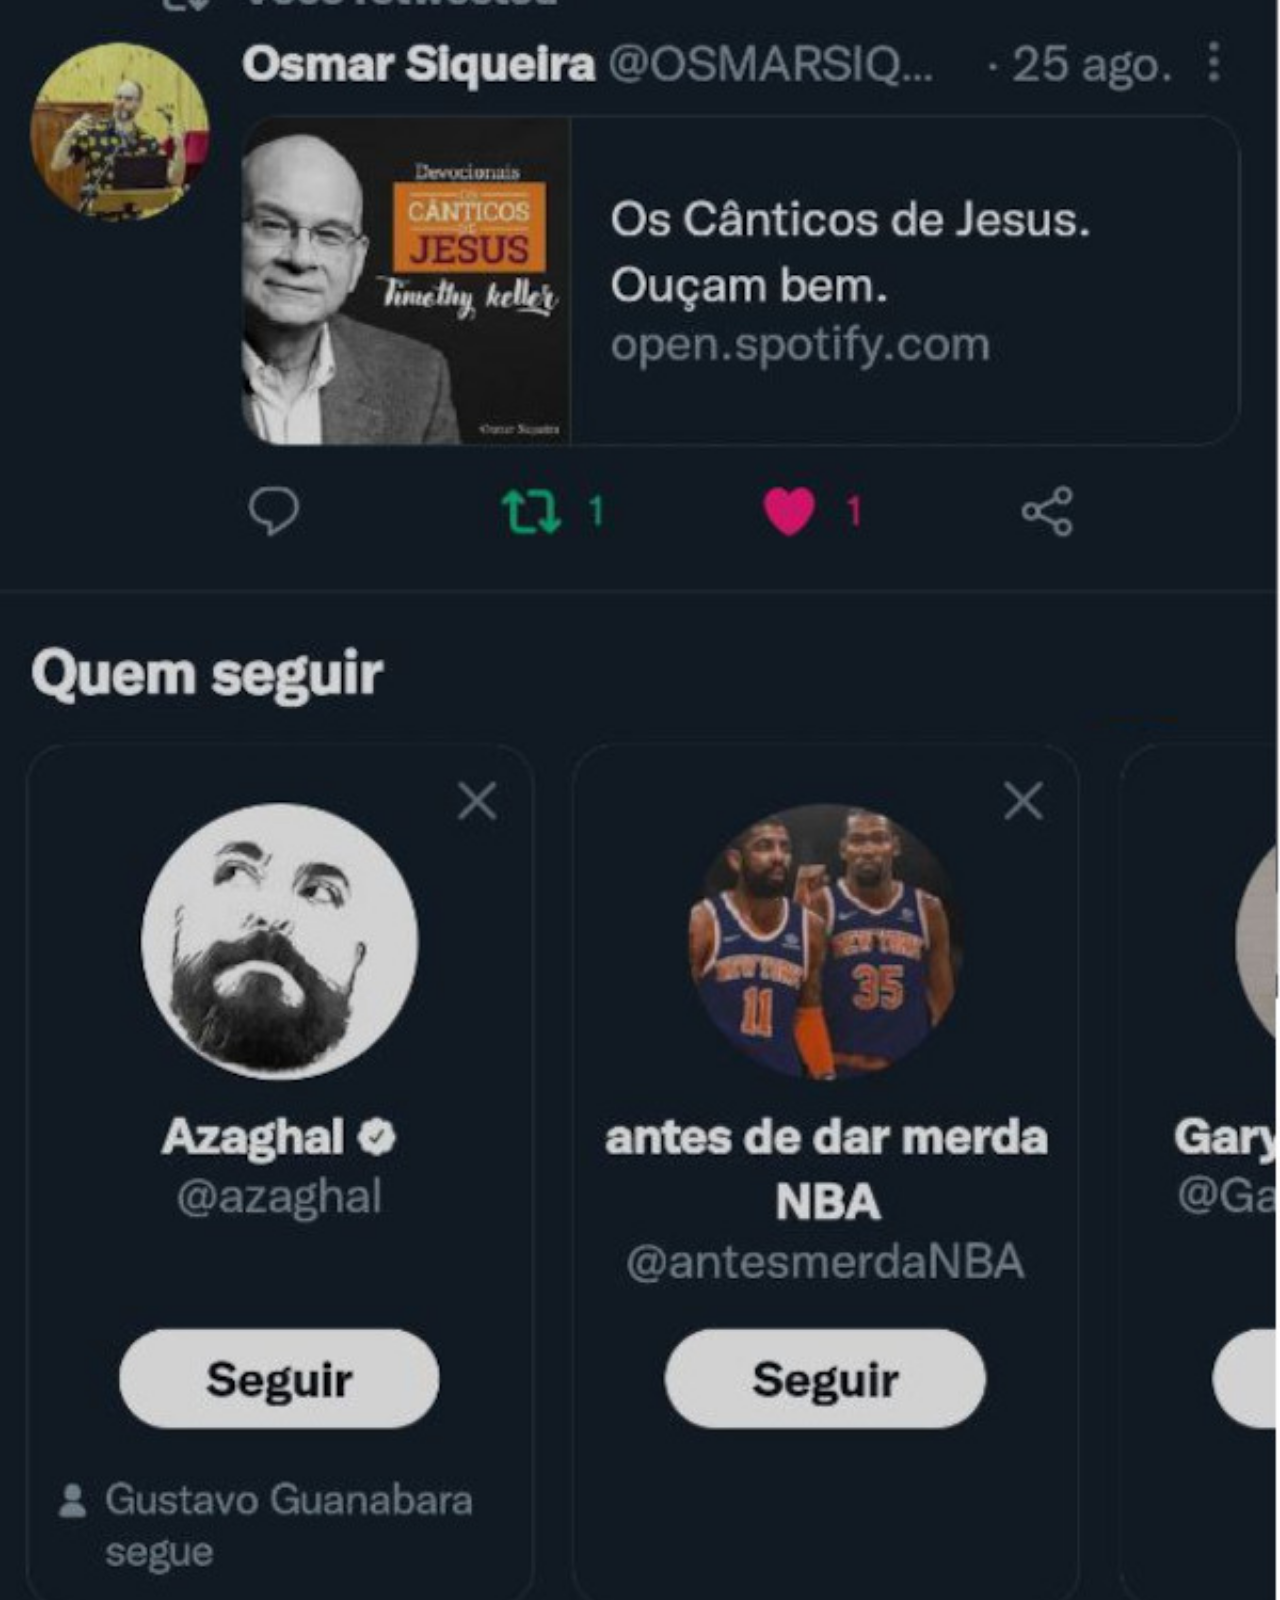
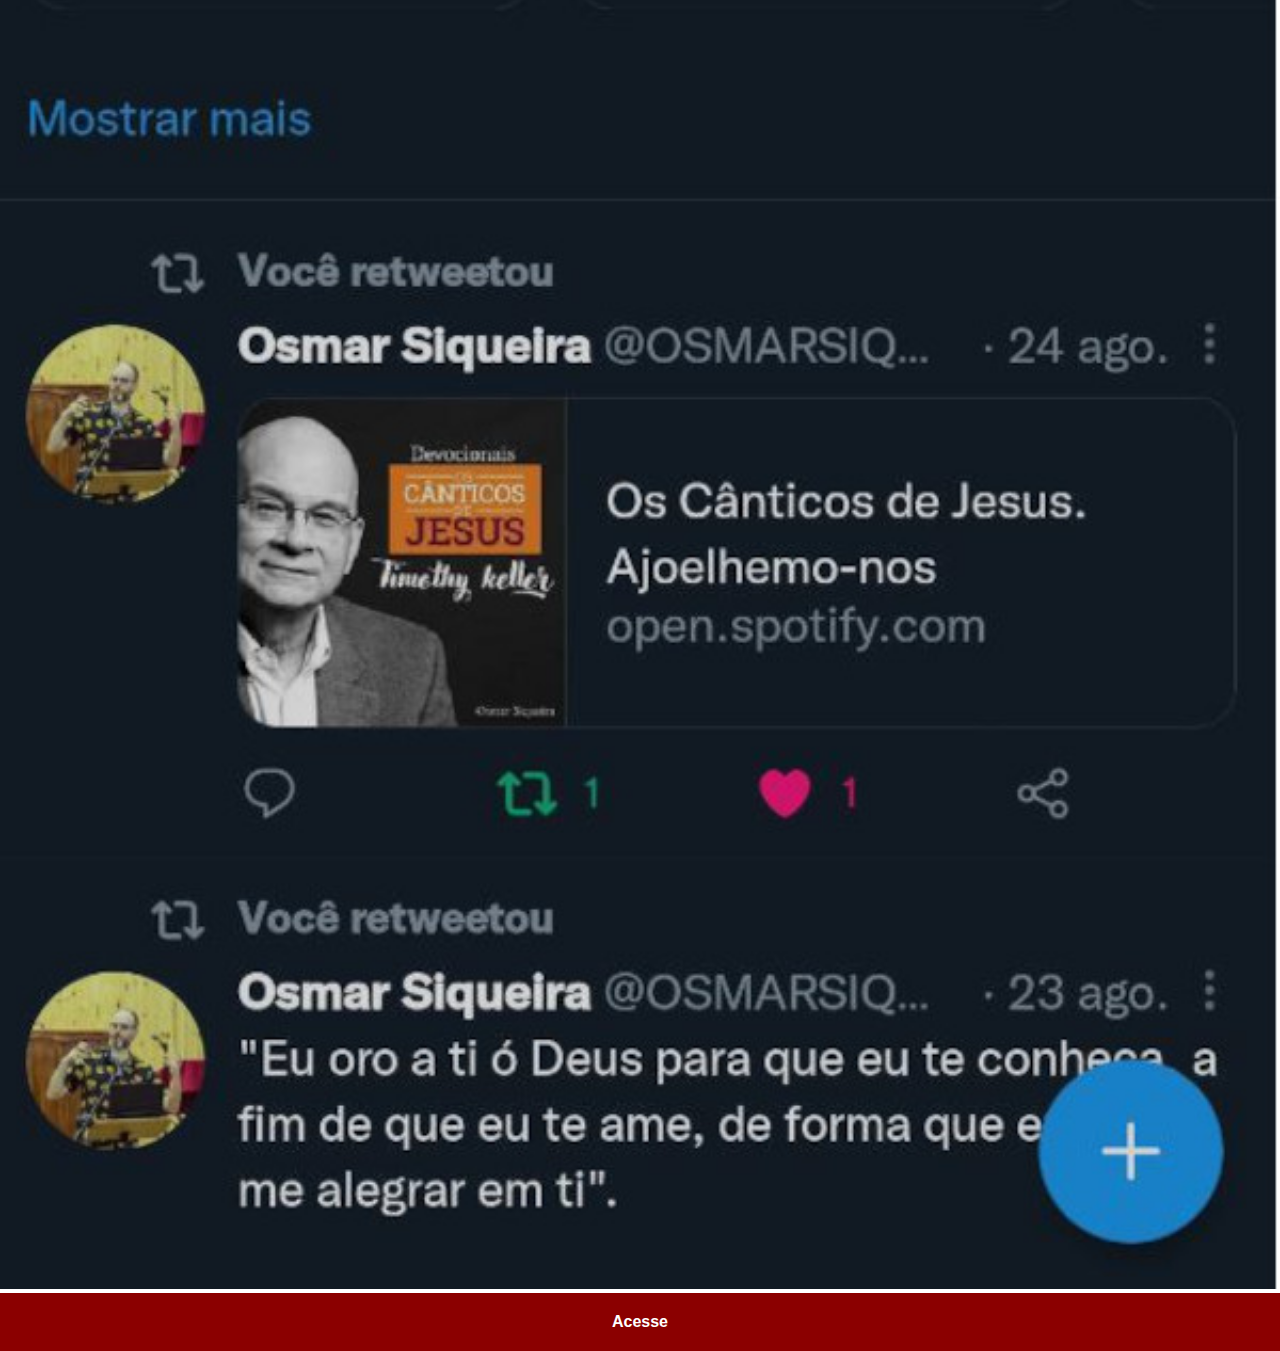
<file: twitter.html>
<!DOCTYPE html>
<html lang="pt-br">
<head>
    <meta charset="UTF-8">
    <meta http-equiv="X-UA-Compatible" content="IE=edge">
    <meta name="viewport" content="width=device-width, initial-scale=1.0">
    <title>Twitter</title>
    <link rel="stylesheet" href="estilos/social.css">
</head>
<body>
    <img src="imagens/tela-twitter.jpg" alt="Twitter">
    <a href="https://twitter.com/Miller76982394" target="_blank" rel="external">Acesse</a>
</body>
</html>
</file>
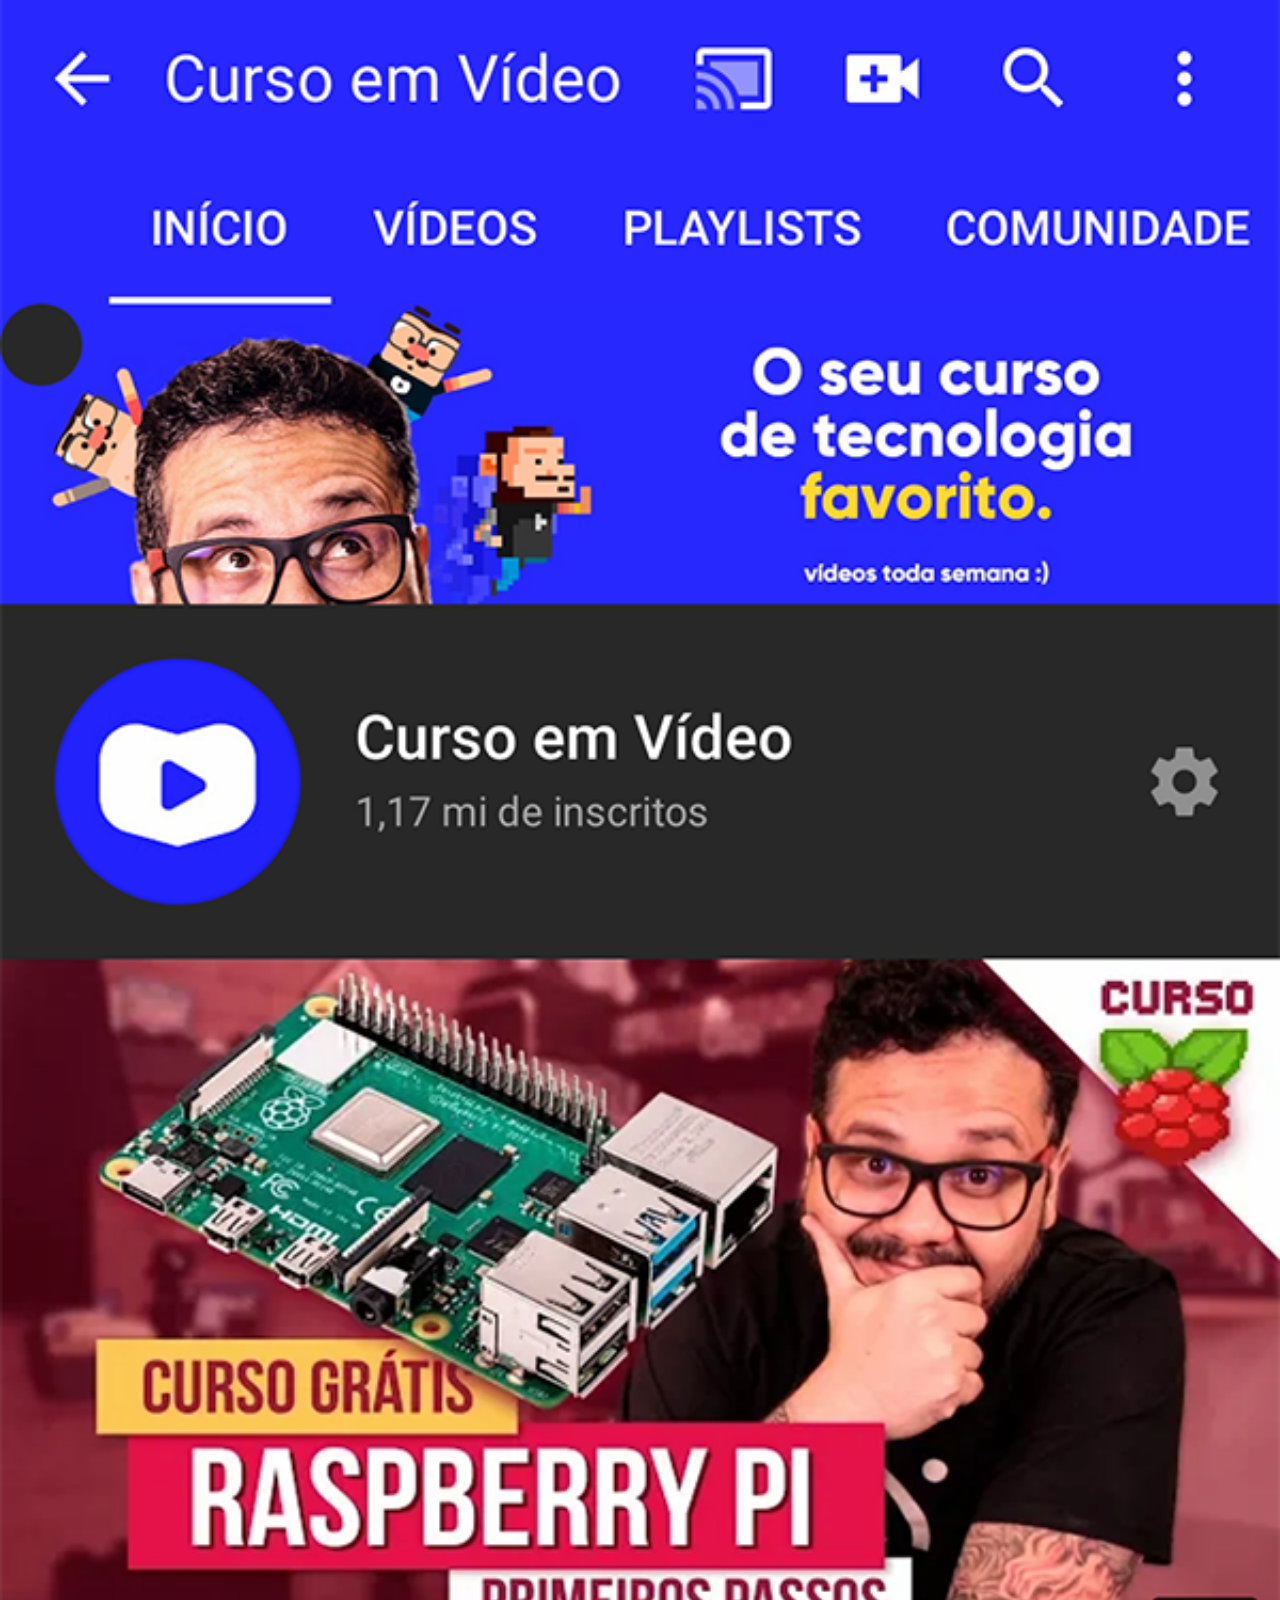
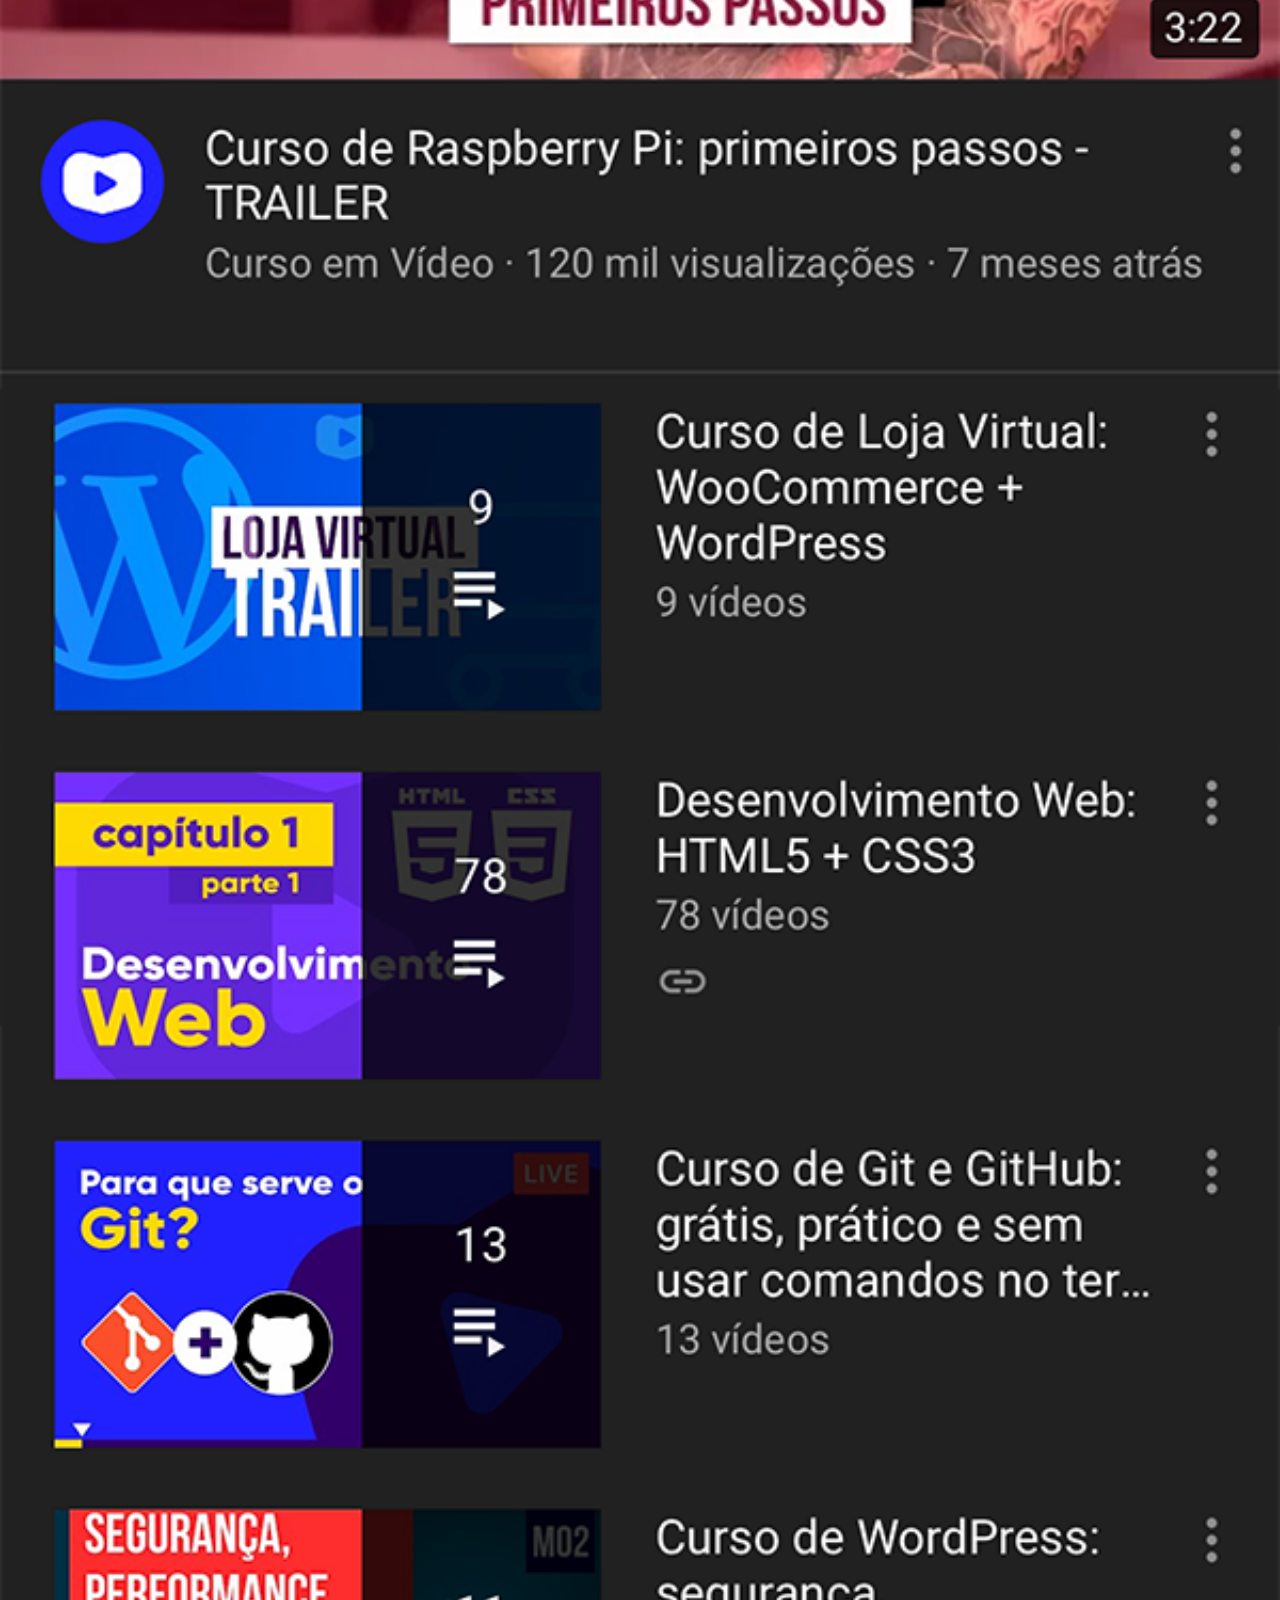
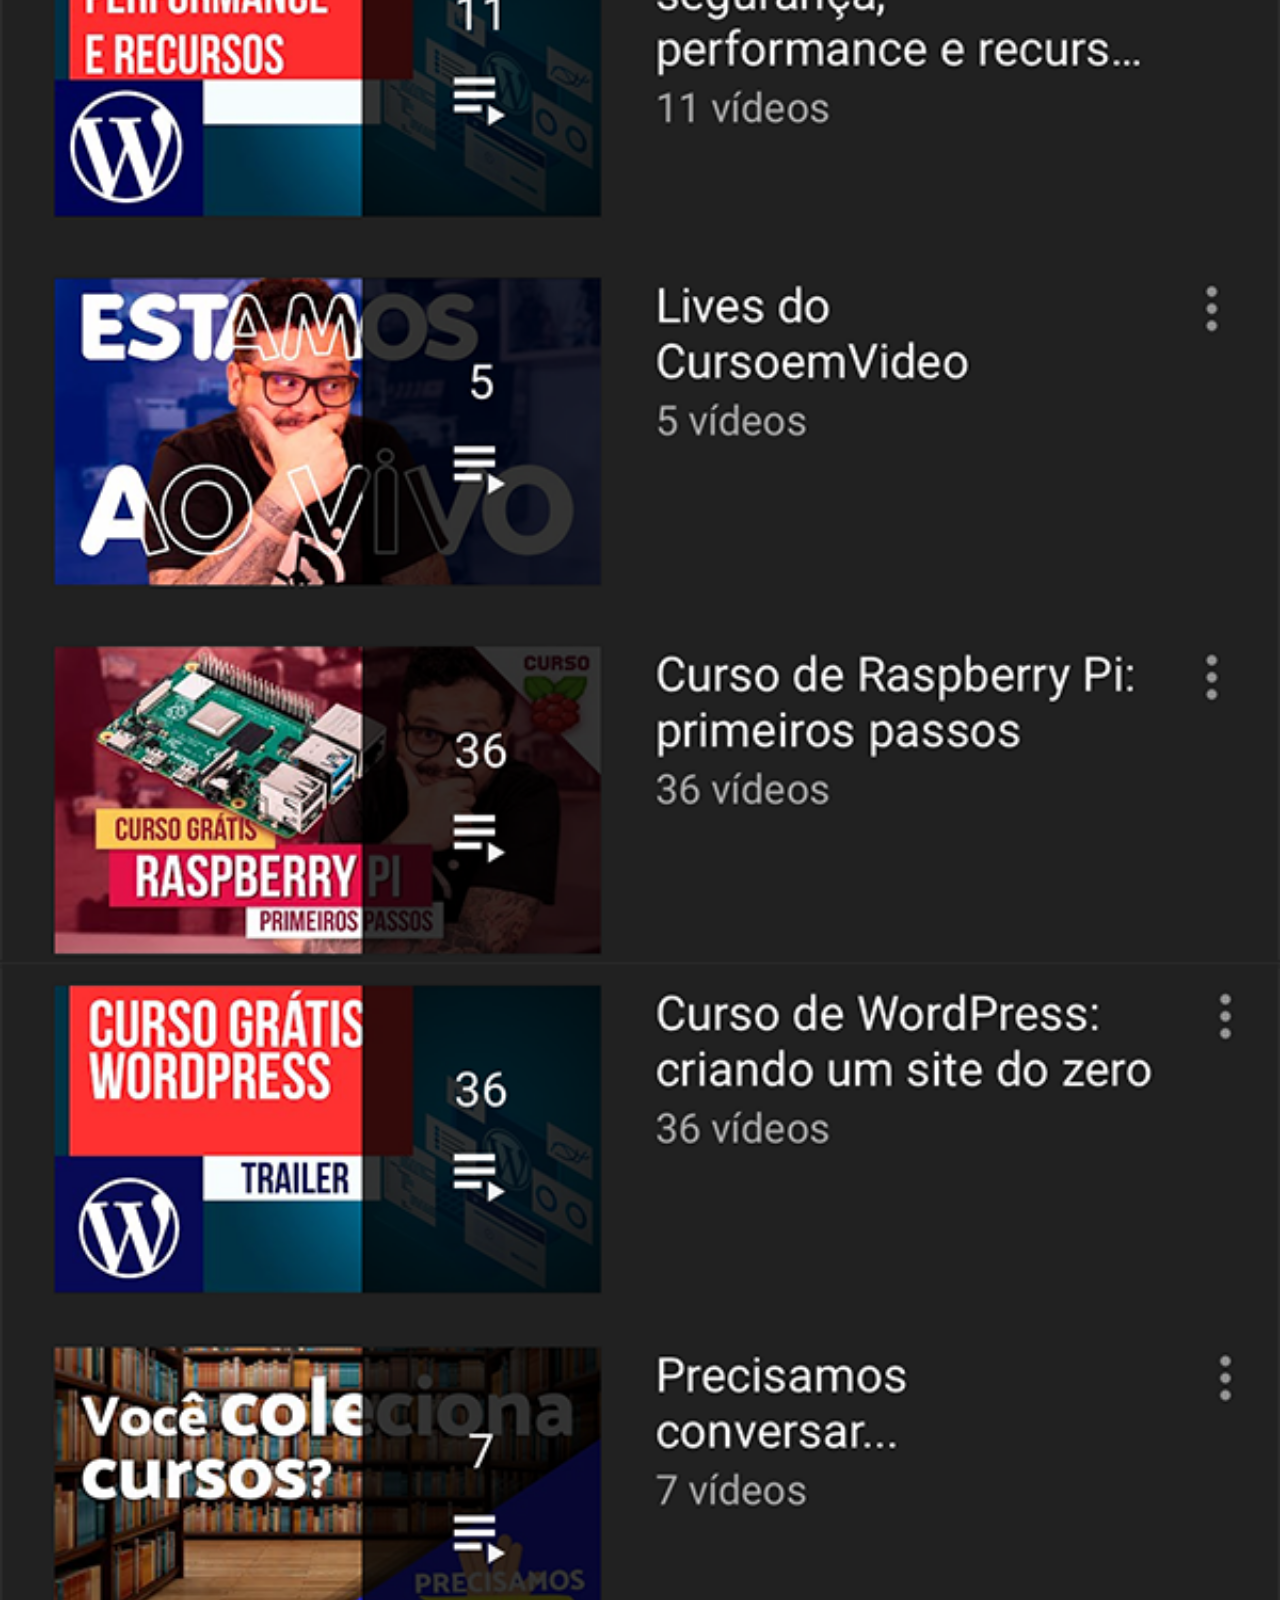
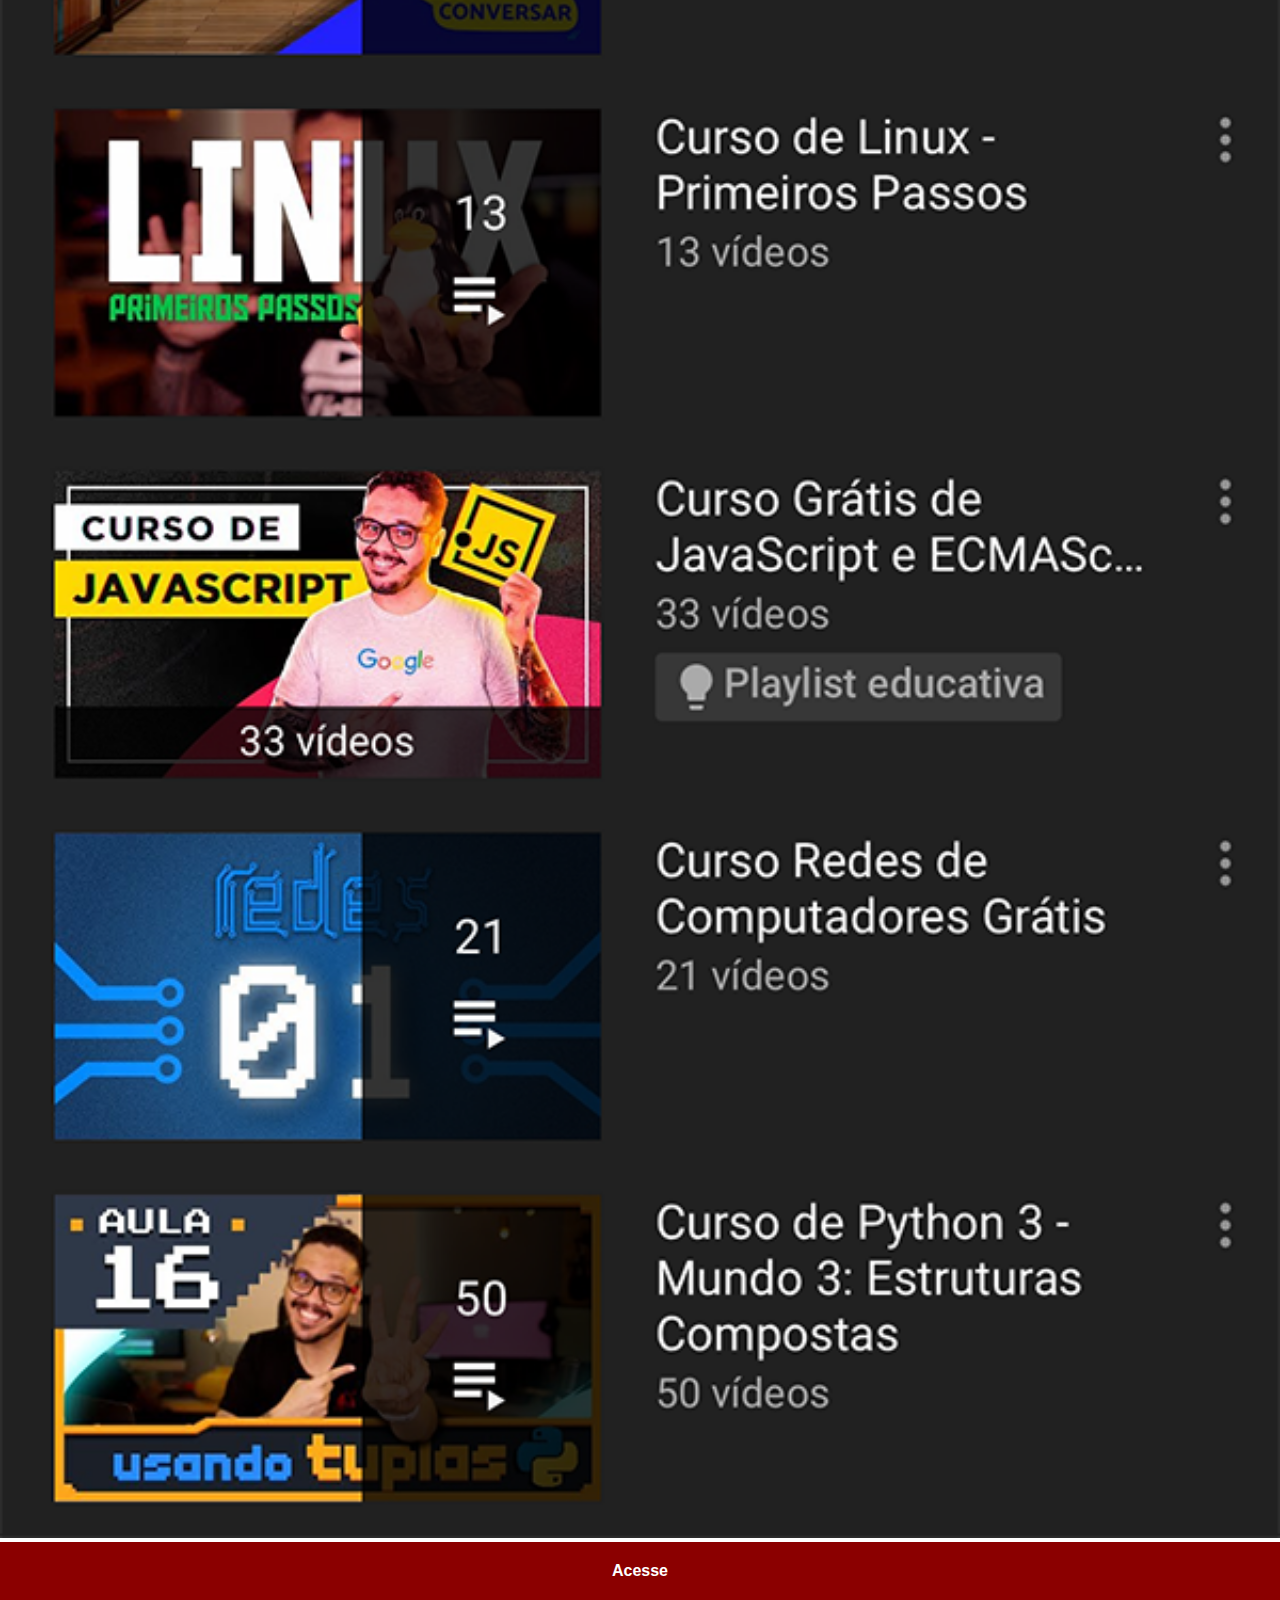
<file: youtube.html>
<!DOCTYPE html>
<html lang="pt-br">
<head>
    <meta charset="UTF-8">
    <meta http-equiv="X-UA-Compatible" content="IE=edge">
    <meta name="viewport" content="width=device-width, initial-scale=1.0">
    <title>Youtube</title>
    <link rel="stylesheet" href="estilos/social.css">
</head>
<body>
    <img src="imagens/tela-youtube.png" alt="Youtube">
    <a href="https://www.youtube.com/c/CursoemV%C3%ADdeo/playlists" target="_blank" rel="external">Acesse</a>
</body>
</html>
</file>
<file: estilos/style.css>
@charset "UTF-8";

* {
    margin: 0;
    padding: 0;
    font-family: Arial, Helvetica, sans-serif;
}

html, body {
    height: 100vh;
    width: 100vw;
    background-color: black;
}

body {
    background: url(../imagens/fundo-madeira.jpg) no-repeat top center;
    background-size: cover;
    background-attachment: fixed;
}

main {
    position: relative;
    height: 100vh;
}

section#telefone {
    position: absolute;
    top: 50%;
    left: 50%;
    transform: translate(-50%, -50%);

    height: 627px;
    width: 311px;
    background: url(../imagens/frame-iphone.png) no-repeat;
}

iframe#tela {
    position: relative;
    top: 80px;
    left: 22px;
    width: 267px;
    height: 471px;
}

section#redes-sociais {
    text-align: right;
}

section#redes-sociais > a > img {
    width: 50px;
    margin: 10px;
    border-radius: 50%;
    box-shadow: 2px 2px 5px rgba(0, 0, 0, 0.400);
    box-sizing: border-box;
}

section#redes-sociais > a > img:hover {
    border: 2px solid rgba(255, 255, 255, 0.616);
    transform: translate(-3px, -3px);
    box-shadow: 5px 5px 10px rgba(0, 0, 0, 0.61);
    transition: transform 0.5s, border 0.6s;
}
</file>
<file: estilos/social.css>
@charset "UTF-8";

* {
    margin: 0px;
    padding: 0px;
    font-family: Arial, Helvetica, sans-serif;
}

::-webkit-scrollbar {
    width: 0px;
    height: 0px;
}

img {
    width: 100vw;
}

a {
    display: block;
    background-color: darkred;
    color: white;
    padding: 20px;
    text-align: center;
    font-weight: bolder;
    text-decoration: none;
}

a:hover {
    background-color: red;
}
</file>
